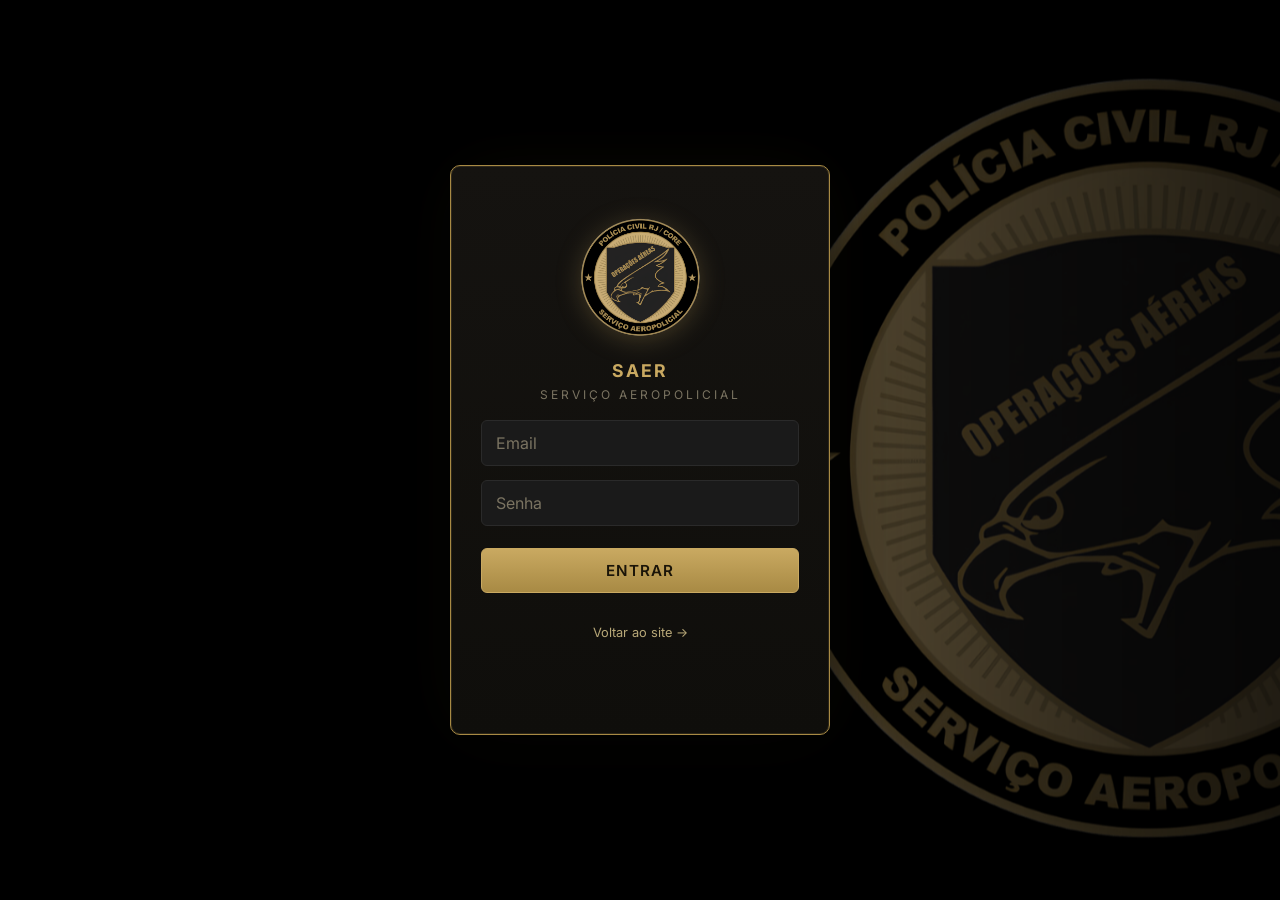
<file: index.html>
<!DOCTYPE html>
<html lang="pt-BR">

<head>
  <meta charset="UTF-8">
  <title>SAER — Painel Administrativo</title>
  <link rel="icon" type="image/png" href="img/favicon.png">
  <link rel="preconnect" href="https://fonts.googleapis.com">
  <link rel="preconnect" href="https://fonts.gstatic.com" crossorigin>
  <link href="https://fonts.googleapis.com/css2?family=Inter:wght@400;500;600;700&display=swap" rel="stylesheet">
  <link rel="stylesheet" href="style.css">
</head>

<body class="login-page">
  <form id="login-form" class="card">
    <img src="img/saer-logo.png" alt="SAER" class="logo">
    <h1>SAER</h1>
    <div class="subtitle">Serviço Aeropolicial</div>
    <input type="email" id="email" placeholder="Email" required>
    <input type="password" id="password" placeholder="Senha" required>
    <button type="submit" style="width:100%">Entrar</button>
    <p style="margin-top:18px; font-size:.8rem;">
      <a href="home.html" style="color:var(--text-dim); text-decoration:none;">
        Voltar ao site →
      </a> 
    </p>
    <p id="msg" class="hint" style="margin-top:14px"></p>
  </form>

  <script type="module">
    import { supabase } from './js/supabase.js';

    const form = document.getElementById('login-form');
    const msg = document.getElementById('msg');

    const { data: { session } } = await supabase.auth.getSession();
    if (session) window.location.href = 'painel.html';

    form.addEventListener('submit', async (e) => {
      e.preventDefault();
      msg.textContent = 'Entrando...';
      const email = document.getElementById('email').value;
      const password = document.getElementById('password').value;

      const { error } = await supabase.auth.signInWithPassword({ email, password });
      if (error) { msg.textContent = 'Erro: ' + error.message; return; }
      window.location.href = 'painel.html';
    });
  </script>
</body>

</html>
</file>
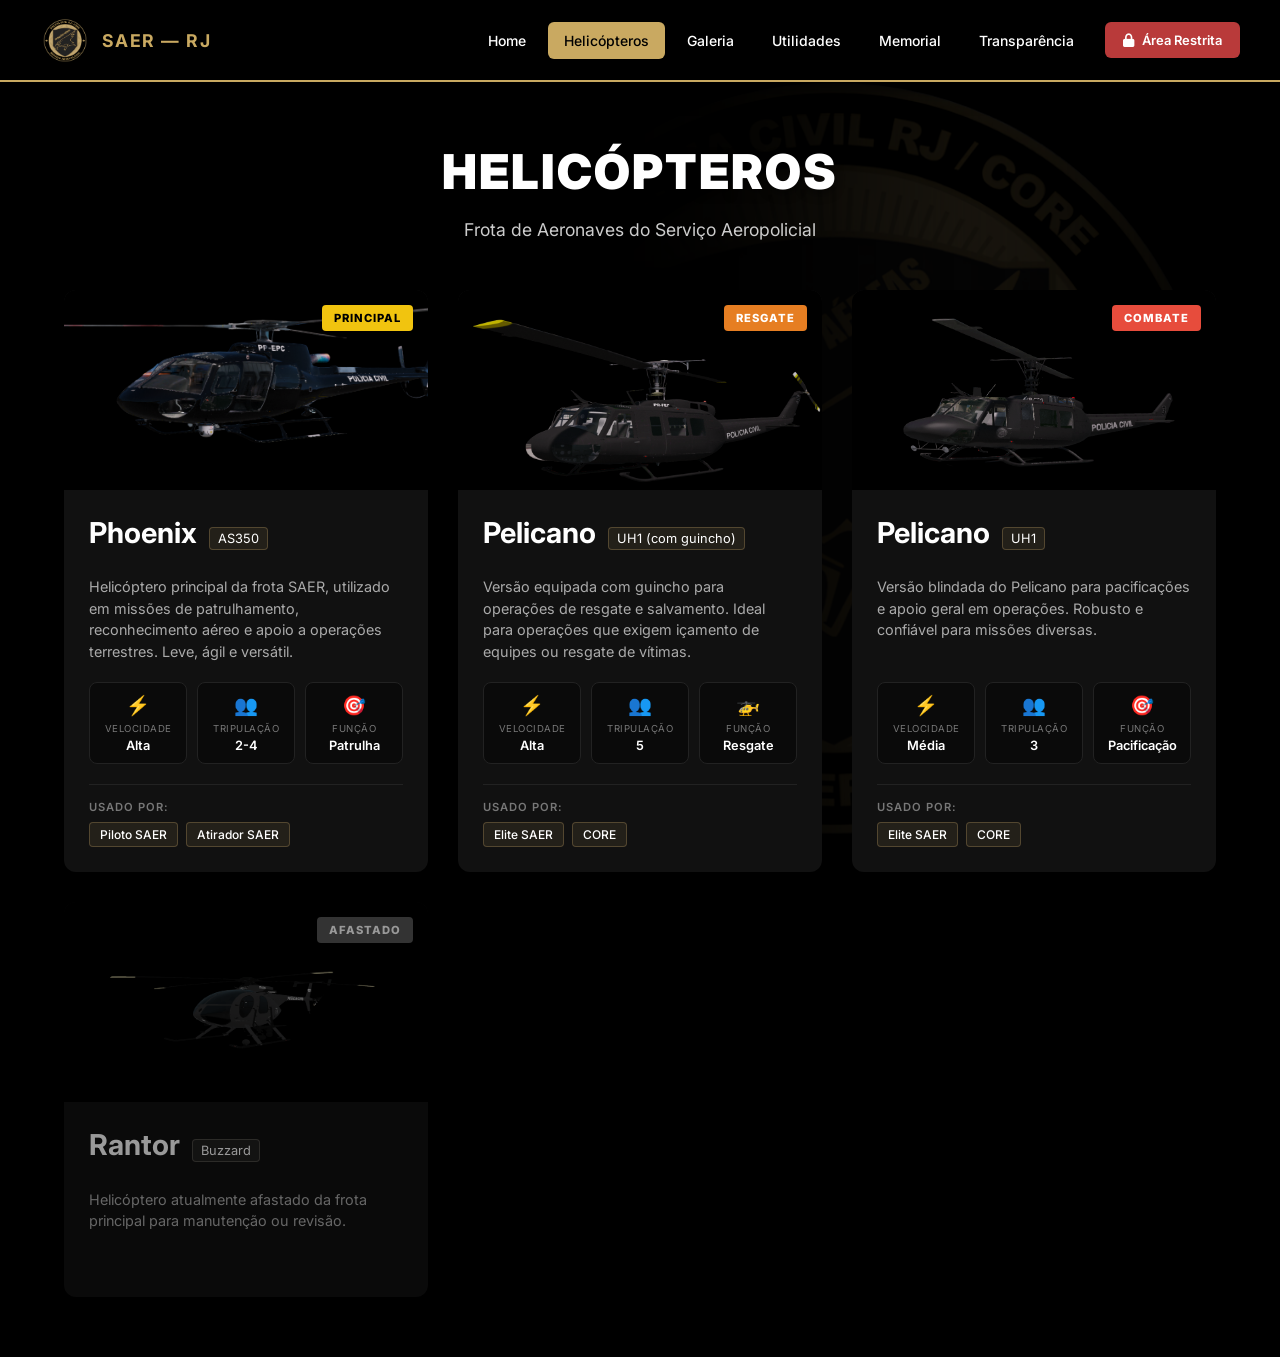
<file: helicopteros.html>
<!DOCTYPE html>
<html lang="pt-BR">

<head>
    <meta charset="UTF-8">
    <meta name="viewport" content="width=device-width, initial-scale=1.0">
    <title>SAER - Helicópteros</title>

    <!-- Fonte Inter (necessária para o CSS novo) -->
    <link rel="preconnect" href="https://fonts.googleapis.com">
    <link rel="preconnect" href="https://fonts.gstatic.com" crossorigin>
    <link href="https://fonts.googleapis.com/css2?family=Inter:wght@400;500;600;700;900&display=swap" rel="stylesheet">

    <!-- Ícones (Essencial para o menu mobile e cadeado) -->
    <link rel="stylesheet" href="https://cdnjs.cloudflare.com/ajax/libs/font-awesome/6.4.0/css/all.min.css">

    <!-- CSS Global (O Rei agora é este) -->
    <link rel="stylesheet" href="css/style.css">

    <!-- CSS Específico desta página (Lembre de renomear para helicopteros.css) -->
    <link rel="stylesheet" href="css/helicopteros.css">

    <link rel="icon" type="image/png" href="img/favicon.png">
</head>

<body class="site-body">

    <!-- HEADER PADRONIZADO -->
    <header>
        <div class="header-container">
            <!-- Logo -->
            <a href="home.html" class="logo">
                <img src="img/saer-logo.png" alt="Logo SAER">
                <span>SAER — RJ</span>
            </a>

            <!-- Menu de Navegação -->
            <nav id="main-nav">
                <ul>
                    <!-- Como tudo está na raiz, os links são diretos -->
                    <li><a href="home.html">Home</a></li>
                    <li><a href="helicopteros.html" class="active">Helicópteros</a></li>
                    <li><a href="galeria.html">Galeria</a></li>
                    <li><a href="utilidades.html">Utilidades</a></li>
                    <li><a href="memorial.html">Memorial</a></li>
                    <li><a href="transparencia.html">Transparência</a></li>
                </ul>
                <!-- Botão Área Restrita -->
                <div class="nav-actions">
                    <a href="index.html" class="btn-login">
                        <i class="fas fa-lock"></i> Área Restrita
                    </a>
                </div>
            </nav>

            <!-- Botão Hamburger -->
            <button class="menu-toggle" id="menu-toggle" aria-label="Abrir menu">
                <i class="fas fa-bars"></i>
            </button>
        </div>
    </header>

    <!-- CONTEÚDO PRINCIPAL -->
    <main class="page-container">

        <!-- CABEÇALHO DA PÁGINA -->
        <section class="helis-header">
            <h1 class="page-title">HELICÓPTEROS</h1>
            <p class="page-subtitle">Frota de Aeronaves do Serviço Aeropolicial</p>
        </section>

        <!-- GRID DE CARDS -->
        <section class="helis-grid">

            <!-- CARD 1: PHOENIX -->
            <article class="helis-card">
                <div class="card-image">
                    <img src="img/heli-phoenix.png" alt="Helicóptero Phoenix">
                    <span class="badge badge-yellow">PRINCIPAL</span>
                </div>
                <div class="card-content">
                    <div class="card-title-row">
                        <h2>Phoenix</h2>
                        <span class="model-tag">AS350</span>
                    </div>
                    <p class="card-desc">Helicóptero principal da frota SAER, utilizado em missões de patrulhamento,
                        reconhecimento aéreo e apoio a operações terrestres. Leve, ágil e versátil.</p>

                    <div class="specs-grid">
                        <div class="spec-item">
                            <span class="spec-icon">⚡</span>
                            <span class="spec-label">Velocidade</span>
                            <span class="spec-value">Alta</span>
                        </div>
                        <div class="spec-item">
                            <span class="spec-icon">👥</span>
                            <span class="spec-label">Tripulação</span>
                            <span class="spec-value">2-4</span>
                        </div>
                        <div class="spec-item">
                            <span class="spec-icon">🎯</span>
                            <span class="spec-label">Função</span>
                            <span class="spec-value">Patrulha</span>
                        </div>
                    </div>

                    <div class="used-by">
                        <span class="used-label">USADO POR:</span>
                        <div class="tags">
                            <span class="tag">Piloto SAER</span>
                            <span class="tag">Atirador SAER</span>
                        </div>
                    </div>
                </div>
            </article>

            <!-- CARD 2: PELICANO (Resgate) -->
            <article class="helis-card">
                <div class="card-image">
                    <img src="img/heli-pelicano.png" alt="Helicóptero Pelicano">
                    <span class="badge badge-orange">RESGATE</span>
                </div>
                <div class="card-content">
                    <div class="card-title-row">
                        <h2>Pelicano</h2>
                        <span class="model-tag">UH1 (com guincho)</span>
                    </div>
                    <p class="card-desc">Versão equipada com guincho para operações de resgate e salvamento. Ideal para
                        operações que exigem içamento de equipes ou resgate de vítimas.</p>

                    <div class="specs-grid">
                        <div class="spec-item">
                            <span class="spec-icon">⚡</span>
                            <span class="spec-label">Velocidade</span>
                            <span class="spec-value">Alta</span>
                        </div>
                        <div class="spec-item">
                            <span class="spec-icon">👥</span>
                            <span class="spec-label">Tripulação</span>
                            <span class="spec-value">5</span>
                        </div>
                        <div class="spec-item">
                            <span class="spec-icon">🚁</span>
                            <span class="spec-label">Função</span>
                            <span class="spec-value">Resgate</span>
                        </div>
                    </div>

                    <div class="used-by">
                        <span class="used-label">USADO POR:</span>
                        <div class="tags">
                            <span class="tag">Elite SAER</span>
                            <span class="tag">CORE</span>
                        </div>
                    </div>
                </div>
            </article>

            <!-- CARD 3: PELICANO (Combate) -->
            <article class="helis-card">
                <div class="card-image">
                    <img src="img/heli-pelicano-combate.png" alt="Helicóptero Pelicano Combate">
                    <span class="badge badge-red">COMBATE</span>
                </div>
                <div class="card-content">
                    <div class="card-title-row">
                        <h2>Pelicano</h2>
                        <span class="model-tag">UH1</span>
                    </div>
                    <p class="card-desc">Versão blindada do Pelicano para pacificações e apoio geral em operações.
                        Robusto e confiável para missões diversas.</p>

                    <div class="specs-grid">
                        <div class="spec-item">
                            <span class="spec-icon">⚡</span>
                            <span class="spec-label">Velocidade</span>
                            <span class="spec-value">Média</span>
                        </div>
                        <div class="spec-item">
                            <span class="spec-icon">👥</span>
                            <span class="spec-label">Tripulação</span>
                            <span class="spec-value">3</span>
                        </div>
                        <div class="spec-item">
                            <span class="spec-icon">🎯</span>
                            <span class="spec-label">Função</span>
                            <span class="spec-value">Pacificação</span>
                        </div>
                    </div>

                    <div class="used-by">
                        <span class="used-label">USADO POR:</span>
                        <div class="tags">
                            <span class="tag">Elite SAER</span>
                            <span class="tag">CORE</span>
                        </div>
                    </div>
                </div>
            </article>

            <!-- CARD 4: RANTOR (Afastado) -->
            <article class="helis-card afastado">
                <div class="card-image">
                    <img src="img/heli-rantor.png" alt="Helicóptero Rantor">
                    <span class="badge badge-dark">AFASTADO</span>
                </div>
                <div class="card-content">
                    <div class="card-title-row">
                        <h2>Rantor</h2>
                        <span class="model-tag">Buzzard</span>
                    </div>
                    <p class="card-desc">Helicóptero atualmente afastado da frota principal para manutenção ou revisão.
                    </p>

                    <div class="specs-grid">
                        <!-- Adicione specs se necessário -->
                    </div>
                </div>
            </article>

        </section>
    </main>

    <!-- Script simples para o menu mobile funcionar -->
    <script>
        const menuToggle = document.getElementById('menu-toggle');
        const mainNav = document.getElementById('main-nav');

        if (menuToggle && mainNav) {
            menuToggle.addEventListener('click', () => {
                mainNav.classList.toggle('open');
            });
        }
    </script>
</body>

</html>
</file>
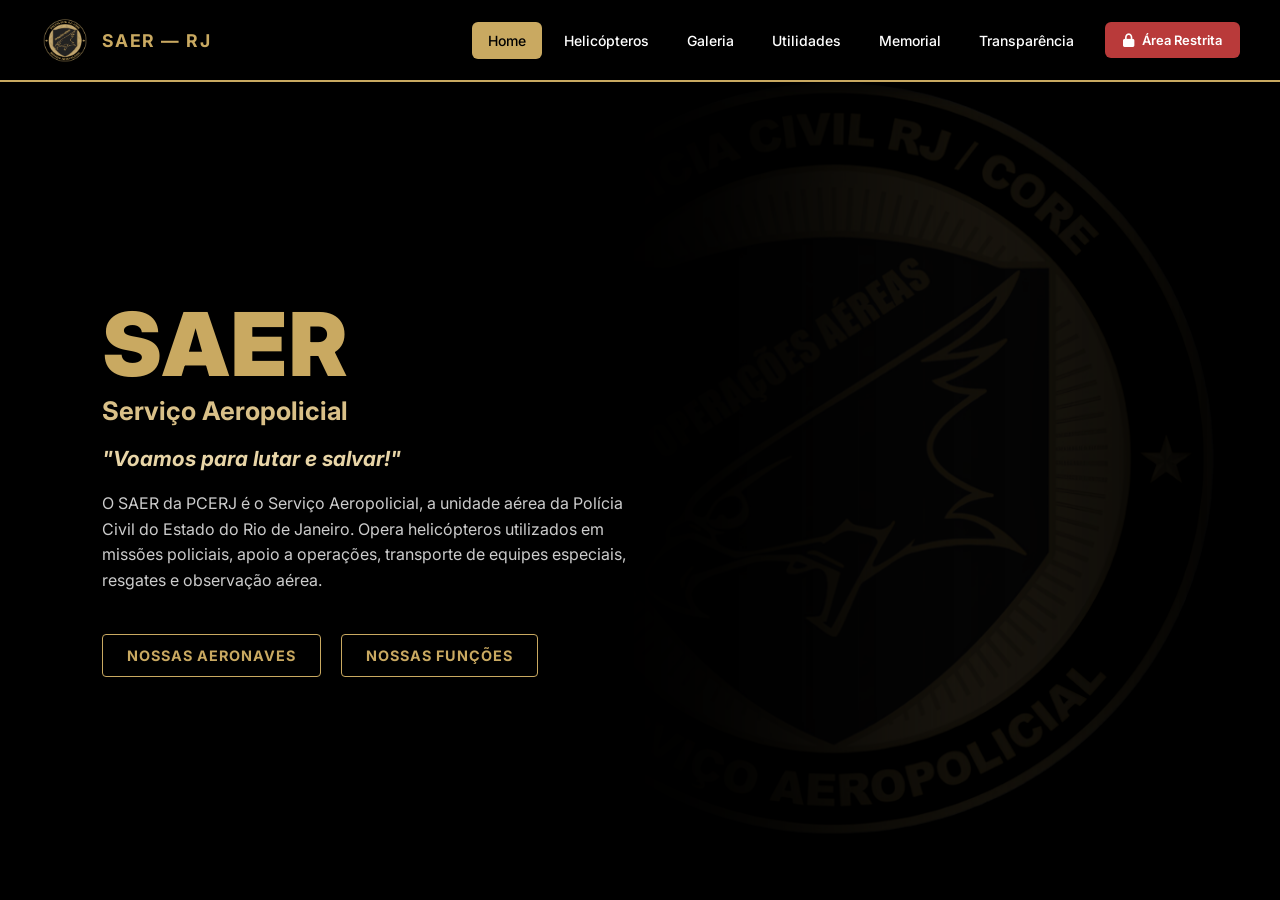
<file: home.html>
<!DOCTYPE html>
<html lang="pt-BR">

<head>
    <meta charset="UTF-8">
    <meta name="viewport" content="width=device-width, initial-scale=1.0">
    <title>SAER - Serviço Aeropolicial</title>

    <!-- Fonte Inter (necessária para o CSS novo) -->
    <link rel="preconnect" href="https://fonts.googleapis.com">
    <link rel="preconnect" href="https://fonts.gstatic.com" crossorigin>
    <link href="https://fonts.googleapis.com/css2?family=Inter:wght@400;500;600;700;900&display=swap" rel="stylesheet">
    
    <!-- Ícones (Opcional, caso use FontAwesome no futuro) -->
    <link rel="stylesheet" href="https://cdnjs.cloudflare.com/ajax/libs/font-awesome/6.4.0/css/all.min.css">

    <!-- CSS Global -->
    <link rel="stylesheet" href="css/style.css">
    <link rel="icon" type="image/png" href="../img/favicon.png">
</head>

<!-- ATENÇÃO: A classe "site-body" é obrigatória para o fundo e layout funcionarem -->
<body class="site-body">

    <!-- HEADER PADRONIZADO (Estrutura exigida pelo novo CSS) -->
    <header>
        <div class="header-container">
            <!-- Logo -->
            <a href="home.html" class="logo">
                <img src="img/favicon.png" alt="Logo SAER">
                <span>SAER — RJ</span>
            </a>

            <!-- Menu de Navegação -->
            <nav id="main-nav">
                <ul>
                    <li><a href="home.html" class="active">Home</a></li>
                    <li><a href="helicopteros.html">Helicópteros</a></li>
                    <li><a href="galeria.html">Galeria</a></li>
                    <li><a href="utilidades.html">Utilidades</a></li>
                    <li><a href="memorial.html">Memorial</a></li>
                    <li><a href="transparencia.html">Transparência</a></li>
                </ul>
                <!-- Botão Área Restrita dentro do nav para mobile -->
                <div class="nav-actions">
                    <a href="index.html" class="btn-login">
                        <i class="fas fa-lock"></i> Área Restrita
                    </a>
                </div>
            </nav>

            <!-- Botão Hamburger (Só aparece no mobile) -->
            <button class="menu-toggle" id="menu-toggle" aria-label="Abrir menu">
                <i class="fas fa-bars"></i>
            </button>
        </div>
    </header>

    <!-- CONTEÚDO DA HOME (HERO) -->
    <main class="hero-container">
        <div class="hero-text">
            <h1 class="hero-title">SAER</h1>
            <h2 class="hero-subtitle">Serviço Aeropolicial</h2>
            <p class="hero-quote">"Voamos para lutar e salvar!"</p>
            <p class="hero-description">
                O SAER da PCERJ é o Serviço Aeropolicial, a unidade aérea da Polícia Civil do Estado do Rio de Janeiro.
                Opera helicópteros utilizados em missões policiais, apoio a operações, transporte de equipes especiais,
                resgates e observação aérea.
            </p>

            <div class="hero-buttons">
                <a href="#" class="btn-outline">NOSSAS AERONAVES</a>
                <a href="#" class="btn-outline">NOSSAS FUNÇÕES</a>
            </div>
        </div>
    </main>

    <!-- Script simples para o menu mobile funcionar -->
    <script>
        const menuToggle = document.getElementById('menu-toggle');
        const mainNav = document.getElementById('main-nav');

        menuToggle.addEventListener('click', () => {
            mainNav.classList.toggle('open');
        });
    </script>
</body>
</html>
</file>
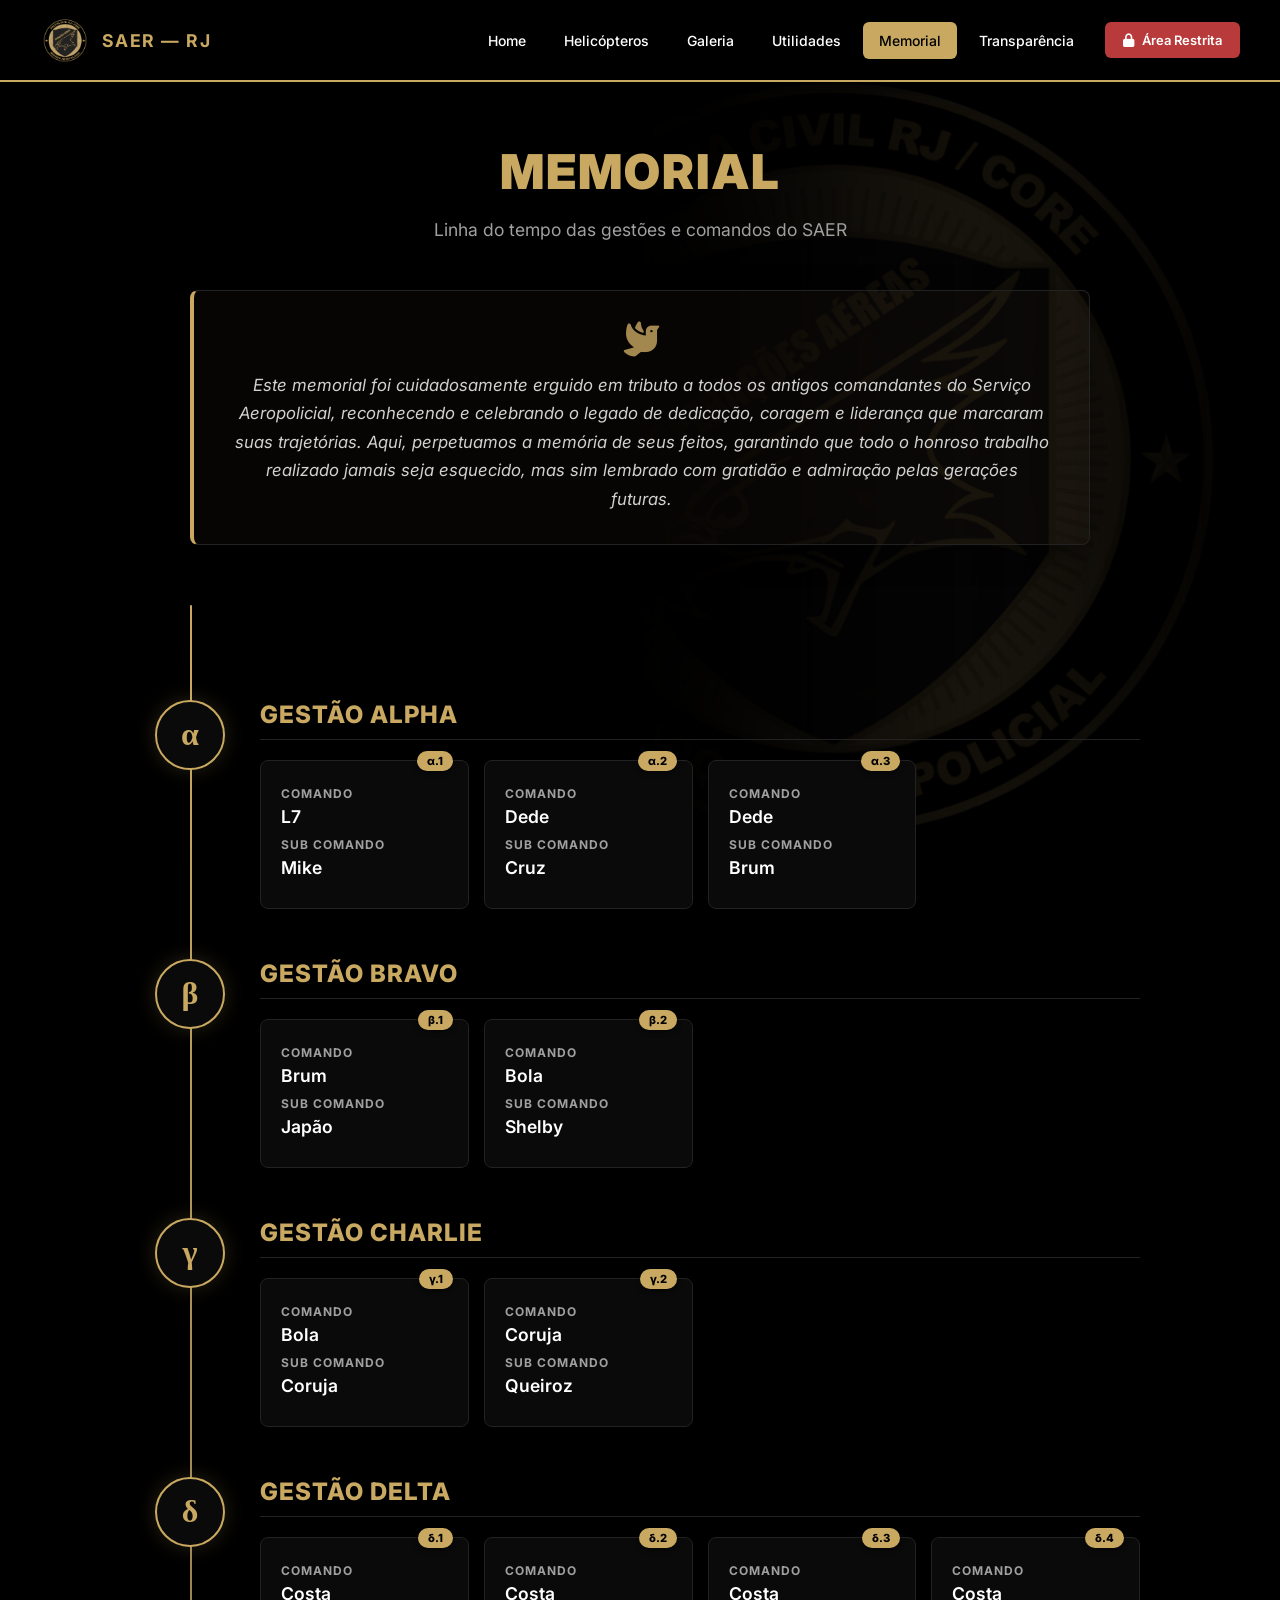
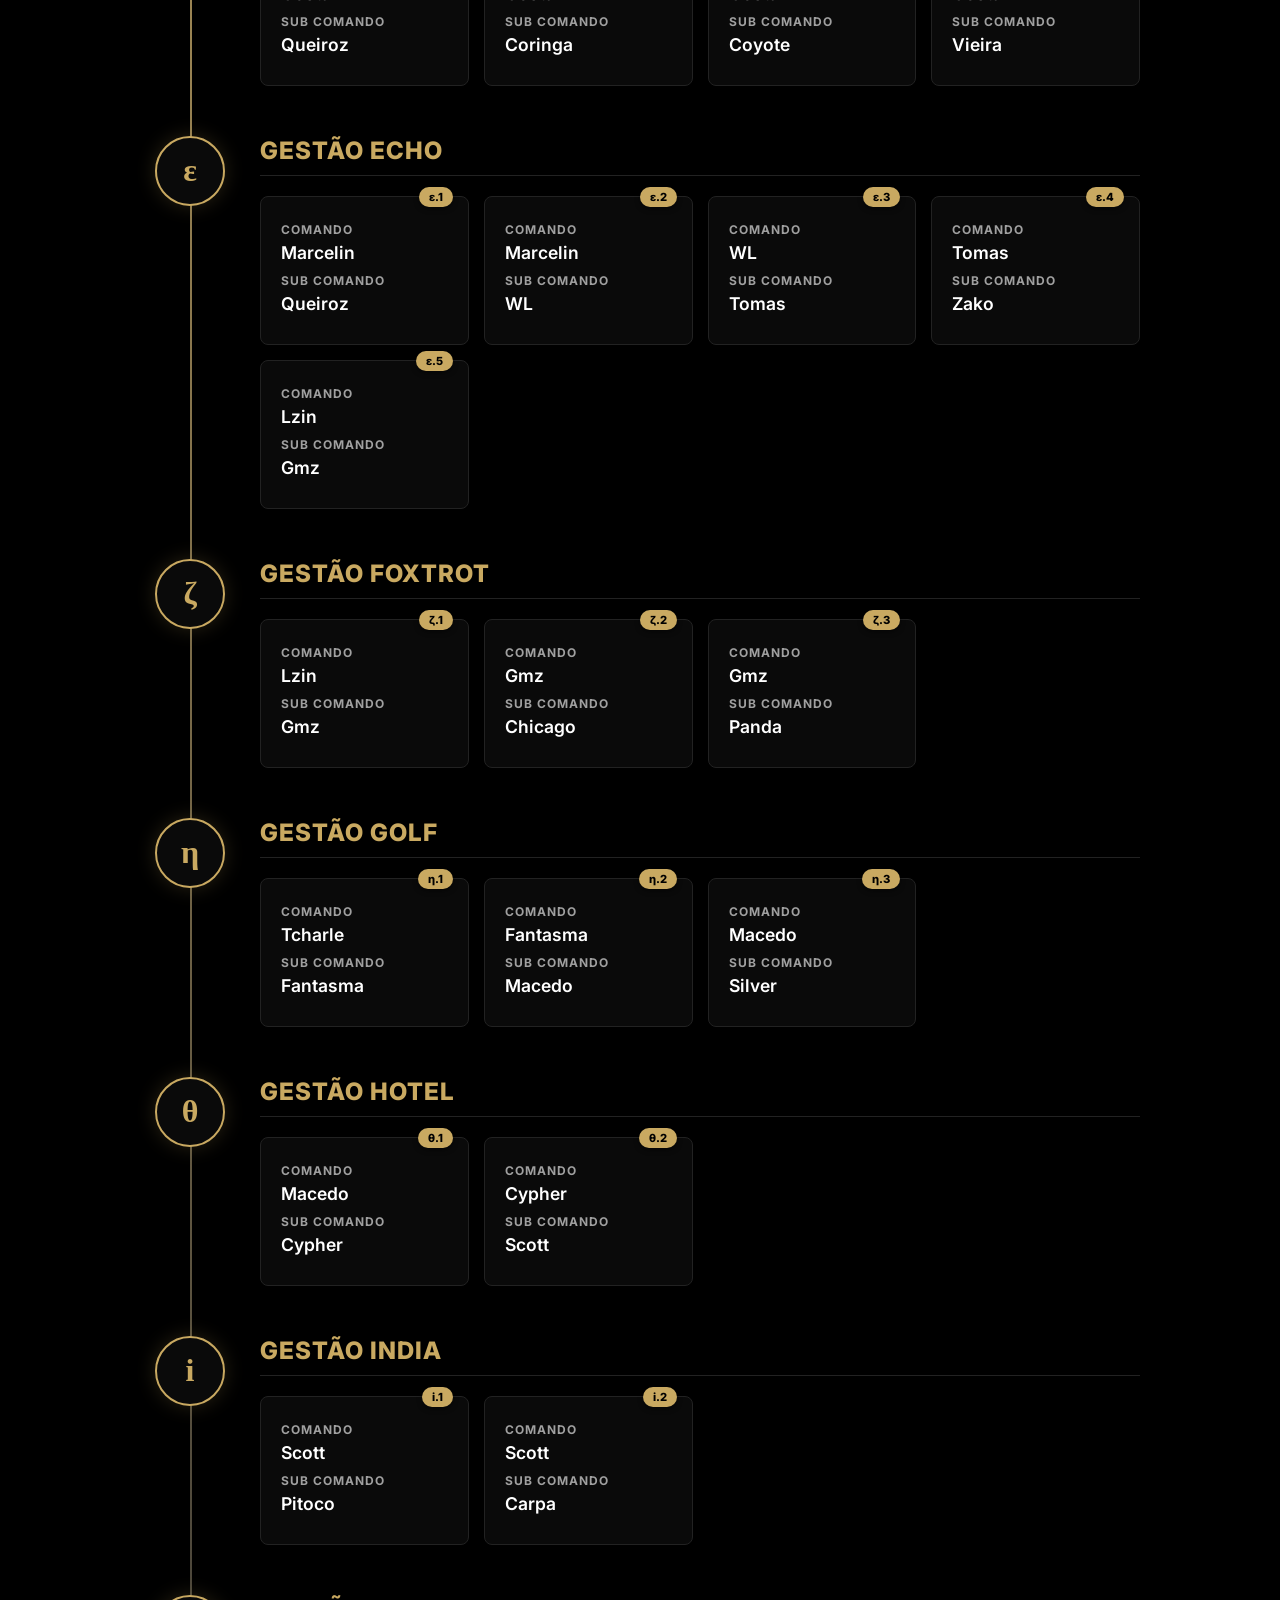
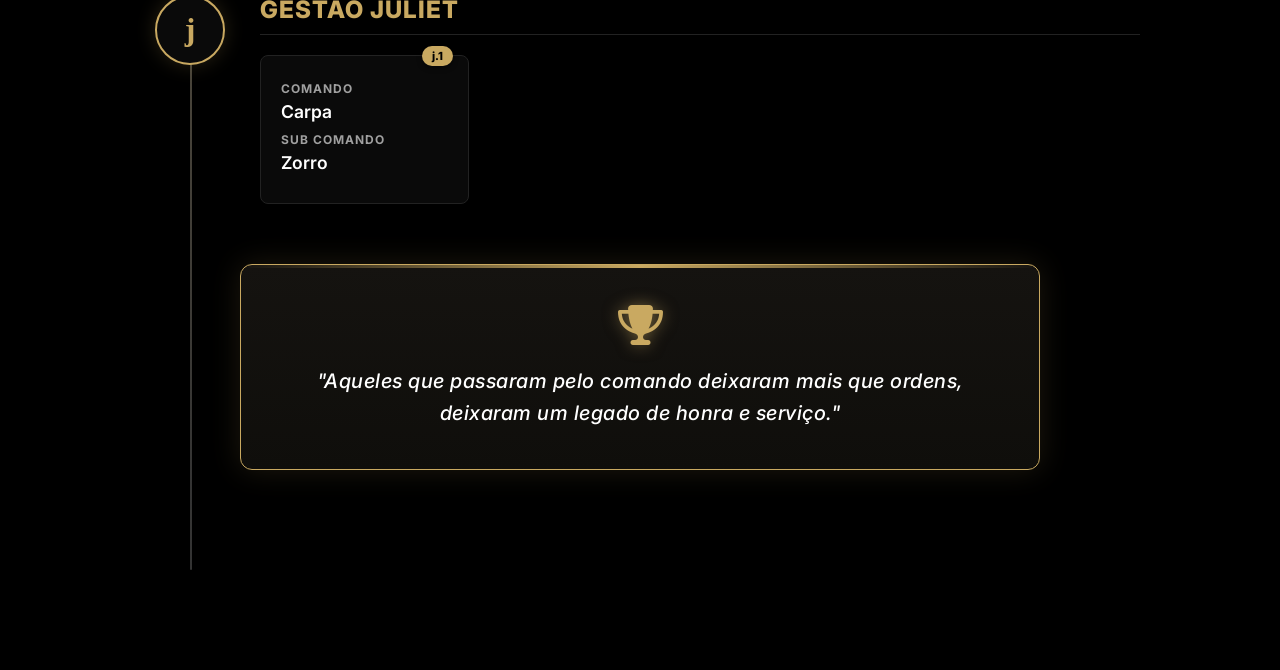
<file: memorial.html>
<!DOCTYPE html>
<html lang="pt-BR">

<head>
    <meta charset="UTF-8">
    <meta name="viewport" content="width=device-width, initial-scale=1.0">
    <title>SAER - Memorial</title>

    <!-- Fonte Inter -->
    <link rel="preconnect" href="https://fonts.googleapis.com">
    <link rel="preconnect" href="https://fonts.gstatic.com" crossorigin>
    <link href="https://fonts.googleapis.com/css2?family=Inter:wght@400;500;600;700;900&display=swap" rel="stylesheet">

    <!-- Ícones FontAwesome -->
    <link rel="stylesheet" href="https://cdnjs.cloudflare.com/ajax/libs/font-awesome/6.4.0/css/all.min.css">

    <!-- CSS Global -->
    <link rel="stylesheet" href="css/style.css">
    <!-- CSS Específico -->
    <link rel="stylesheet" href="css/memorial.css">

    <link rel="icon" type="image/png" href="img/favicon.png">
</head>

<body class="site-body">

    <!-- NAVBAR PADRONIZADA -->
    <header>
        <div class="header-container">
            <a href="home.html" class="logo">
                <img src="img/saer-logo.png" alt="Logo SAER">
                <span>SAER — RJ</span>
            </a>

            <nav id="main-nav">
                <ul>
                    <li><a href="home.html">Home</a></li>
                    <li><a href="helicopteros.html">Helicópteros</a></li>
                    <li><a href="galeria.html">Galeria</a></li>
                    <li><a href="utilidades.html">Utilidades</a></li>
                    <li><a href="memorial.html" class="active">Memorial</a></li>
                    <li><a href="transparencia.html">Transparência</a></li>
                </ul>
                <div class="nav-actions">
                    <a href="index.html" class="btn-login">
                        <i class="fas fa-lock"></i> Área Restrita
                    </a>
                </div>
            </nav>

            <button class="menu-toggle" id="menu-toggle" aria-label="Abrir menu">
                <i class="fas fa-bars"></i>
            </button>
        </div>
    </header>

    <!-- CONTEÚDO PRINCIPAL -->
    <main class="page-container">


        <!-- CABEÇALHO DA PÁGINA -->
        <section class="page-header">
            <h1 class="page-title">MEMORIAL</h1>
            <p class="page-subtitle">Linha do tempo das gestões e comandos do SAER</p>
        </section>

        <!-- 🕊️ MENSAGEM DE ABERTURA -->
        <div class="memorial-intro">
            <i class="fas fa-dove intro-icon"></i>
            <p>Este memorial foi cuidadosamente erguido em tributo a todos os antigos comandantes do Serviço
                Aeropolicial, reconhecendo e celebrando o legado de dedicação, coragem e liderança que marcaram suas
                trajetórias. Aqui, perpetuamos a memória de seus feitos, garantindo que todo o honroso trabalho
                realizado jamais seja esquecido, mas sim lembrado com gratidão e admiração pelas gerações futuras.</p>
        </div>

        <!-- TIMELINE -->
        <div class="timeline">
            <!-- ... (O resto do código das gestões continua aqui) ... -->

            <!-- TIMELINE -->
            <div class="timeline">

                <!-- GESTÃO ALPHA -->
                <div class="timeline-group">
                    <div class="timeline-marker">
                        <span class="greek-letter">α</span>
                    </div>
                    <div class="timeline-content">
                        <h2 class="gestao-title">Gestão Alpha</h2>
                        <div class="gestao-grid">
                            <div class="membro-card">
                                <span class="cargo-label">α.1</span>
                                <h4>Comando</h4>
                                <p>L7</p>
                                <h4>Sub Comando</h4>
                                <p>Mike</p>
                            </div>
                            <div class="membro-card">
                                <span class="cargo-label">α.2</span>
                                <h4>Comando</h4>
                                <p>Dede</p>
                                <h4>Sub Comando</h4>
                                <p>Cruz</p>
                            </div>
                            <div class="membro-card">
                                <span class="cargo-label">α.3</span>
                                <h4>Comando</h4>
                                <p>Dede</p>
                                <h4>Sub Comando</h4>
                                <p>Brum</p>
                            </div>
                        </div>
                    </div>
                </div>

                <!-- GESTÃO BETA -->
                <div class="timeline-group">
                    <div class="timeline-marker">
                        <span class="greek-letter">β</span>
                    </div>
                    <div class="timeline-content">
                        <h2 class="gestao-title">Gestão Bravo</h2>
                        <div class="gestao-grid">
                            <div class="membro-card">
                                <span class="cargo-label">β.1</span>
                                <h4>Comando</h4>
                                <p>Brum</p>
                                <h4>Sub Comando</h4>
                                <p>Japão</p>
                            </div>
                            <div class="membro-card">
                                <span class="cargo-label">β.2</span>
                                <h4>Comando</h4>
                                <p>Bola</p>
                                <h4>Sub Comando</h4>
                                <p>Shelby</p>
                            </div>
                        </div>
                    </div>
                </div>

                <!-- GESTÃO CHARLIE -->
                <div class="timeline-group">
                    <div class="timeline-marker">
                        <span class="greek-letter">γ</span>
                    </div>
                    <div class="timeline-content">
                        <h2 class="gestao-title">Gestão Charlie</h2>
                        <div class="gestao-grid">
                            <div class="membro-card">
                                <span class="cargo-label">γ.1</span>
                                <h4>Comando</h4>
                                <p>Bola</p>
                                <h4>Sub Comando</h4>
                                <p>Coruja</p>
                            </div>
                            <div class="membro-card">
                                <span class="cargo-label">γ.2</span>
                                <h4>Comando</h4>
                                <p>Coruja</p>
                                <h4>Sub Comando</h4>
                                <p>Queiroz</p>
                            </div>
                        </div>
                    </div>
                </div>

                <!-- GESTÃO DELTA -->
                <div class="timeline-group">
                    <div class="timeline-marker">
                        <span class="greek-letter">δ</span>
                    </div>
                    <div class="timeline-content">
                        <h2 class="gestao-title">Gestão Delta</h2>
                        <div class="gestao-grid">
                            <div class="membro-card">
                                <span class="cargo-label">δ.1</span>
                                <h4>Comando</h4>
                                <p>Costa</p>
                                <h4>Sub Comando</h4>
                                <p>Queiroz</p>
                            </div>
                            <div class="membro-card">
                                <span class="cargo-label">δ.2</span>
                                <h4>Comando</h4>
                                <p>Costa</p>
                                <h4>Sub Comando</h4>
                                <p>Coringa</p>
                            </div>
                            <div class="membro-card">
                                <span class="cargo-label">δ.3</span>
                                <h4>Comando</h4>
                                <p>Costa</p>
                                <h4>Sub Comando</h4>
                                <p>Coyote</p>
                            </div>
                            <div class="membro-card">
                                <span class="cargo-label">δ.4</span>
                                <h4>Comando</h4>
                                <p>Costa</p>
                                <h4>Sub Comando</h4>
                                <p>Vieira</p>
                            </div>
                        </div>
                    </div>
                </div>

                <!-- GESTÃO ECHO -->
                <div class="timeline-group">
                    <div class="timeline-marker">
                        <span class="greek-letter">ε</span>
                    </div>
                    <div class="timeline-content">
                        <h2 class="gestao-title">Gestão Echo</h2>
                        <div class="gestao-grid">
                            <div class="membro-card">
                                <span class="cargo-label">ε.1</span>
                                <h4>Comando</h4>
                                <p>Marcelin</p>
                                <h4>Sub Comando</h4>
                                <p>Queiroz</p>
                            </div>
                            <div class="membro-card">
                                <span class="cargo-label">ε.2</span>
                                <h4>Comando</h4>
                                <p>Marcelin</p>
                                <h4>Sub Comando</h4>
                                <p>WL</p>
                            </div>
                            <div class="membro-card">
                                <span class="cargo-label">ε.3</span>
                                <h4>Comando</h4>
                                <p>WL</p>
                                <h4>Sub Comando</h4>
                                <p>Tomas</p>
                            </div>
                            <div class="membro-card">
                                <span class="cargo-label">ε.4</span>
                                <h4>Comando</h4>
                                <p>Tomas</p>
                                <h4>Sub Comando</h4>
                                <p>Zako</p>
                            </div>
                            <div class="membro-card">
                                <span class="cargo-label">ε.5</span>
                                <h4>Comando</h4>
                                <p>Lzin</p>
                                <h4>Sub Comando</h4>
                                <p>Gmz</p>
                            </div>
                        </div>
                    </div>
                </div>

                <!-- GESTÃO FOXTROT -->
                <div class="timeline-group">
                    <div class="timeline-marker">
                        <span class="greek-letter">ζ</span>
                    </div>
                    <div class="timeline-content">
                        <h2 class="gestao-title">Gestão Foxtrot</h2>
                        <div class="gestao-grid">
                            <div class="membro-card">
                                <span class="cargo-label">ζ.1</span>
                                <h4>Comando</h4>
                                <p>Lzin</p>
                                <h4>Sub Comando</h4>
                                <p>Gmz</p>
                            </div>
                            <div class="membro-card">
                                <span class="cargo-label">ζ.2</span>
                                <h4>Comando</h4>
                                <p>Gmz</p>
                                <h4>Sub Comando</h4>
                                <p>Chicago</p>
                            </div>
                            <div class="membro-card">
                                <span class="cargo-label">ζ.3</span>
                                <h4>Comando</h4>
                                <p>Gmz</p>
                                <h4>Sub Comando</h4>
                                <p>Panda</p>
                            </div>
                        </div>
                    </div>
                </div>

                <!-- GESTÃO GOLF -->
                <div class="timeline-group">
                    <div class="timeline-marker">
                        <span class="greek-letter">η</span>
                    </div>
                    <div class="timeline-content">
                        <h2 class="gestao-title">Gestão Golf</h2>
                        <div class="gestao-grid">
                            <div class="membro-card">
                                <span class="cargo-label">η.1</span>
                                <h4>Comando</h4>
                                <p>Tcharle</p>
                                <h4>Sub Comando</h4>
                                <p>Fantasma</p>
                            </div>
                            <div class="membro-card">
                                <span class="cargo-label">η.2</span>
                                <h4>Comando</h4>
                                <p>Fantasma</p>
                                <h4>Sub Comando</h4>
                                <p>Macedo</p>
                            </div>
                            <div class="membro-card">
                                <span class="cargo-label">η.3</span>
                                <h4>Comando</h4>
                                <p>Macedo</p>
                                <h4>Sub Comando</h4>
                                <p>Silver</p>
                            </div>
                        </div>
                    </div>
                </div>

                <!-- GESTÃO HOTEL -->
                <div class="timeline-group">
                    <div class="timeline-marker">
                        <span class="greek-letter">θ</span>
                    </div>
                    <div class="timeline-content">
                        <h2 class="gestao-title">Gestão Hotel</h2>
                        <div class="gestao-grid">
                            <div class="membro-card">
                                <span class="cargo-label">θ.1</span>
                                <h4>Comando</h4>
                                <p>Macedo</p>
                                <h4>Sub Comando</h4>
                                <p>Cypher</p>
                            </div>
                            <div class="membro-card">
                                <span class="cargo-label">θ.2</span>
                                <h4>Comando</h4>
                                <p>Cypher</p>
                                <h4>Sub Comando</h4>
                                <p>Scott</p>
                            </div>
                        </div>
                    </div>
                </div>

                <!-- GESTÃO INDIA -->
                <div class="timeline-group">
                    <div class="timeline-marker">
                        <span class="greek-letter">i</span>
                    </div>
                    <div class="timeline-content">
                        <h2 class="gestao-title">Gestão India</h2>
                        <div class="gestao-grid">
                            <div class="membro-card">
                                <span class="cargo-label">i.1</span>
                                <h4>Comando</h4>
                                <p>Scott</p>
                                <h4>Sub Comando</h4>
                                <p>Pitoco</p>
                            </div>
                            <div class="membro-card">
                                <span class="cargo-label">i.2</span>
                                <h4>Comando</h4>
                                <p>Scott</p>
                                <h4>Sub Comando</h4>
                                <p>Carpa</p>
                            </div>
                        </div>
                    </div>
                </div>

                <!-- GESTÃO JULIET -->
                <div class="timeline-group">
                    <div class="timeline-marker">
                        <span class="greek-letter">j</span>
                    </div>
                    <div class="timeline-content">
                        <h2 class="gestao-title">Gestão Juliet</h2>
                        <div class="gestao-grid">
                            <div class="membro-card">
                                <span class="cargo-label">j.1</span>
                                <h4>Comando</h4>
                                <p>Carpa</p>
                                <h4>Sub Comando</h4>
                                <p>Zorro</p>
                            </div>
                        </div>
                    </div>
                </div>

                <!-- Mensagem Motivacional de Fechamento -->
                <div class="memorial-mensagem">
                    <i class="fas fa-trophy trophy-icon"></i>
                    <p>"Aqueles que passaram pelo comando deixaram mais que ordens, deixaram um legado de honra e
                        serviço."
                    </p>
                </div>

            </div> <!-- Fecha a div .timeline -->
    </main>

    <!-- Script do Menu Mobile -->
    <script>
        const menuToggle = document.getElementById('menu-toggle');
        const mainNav = document.getElementById('main-nav');
        if (menuToggle && mainNav) {
            menuToggle.addEventListener('click', () => {
                mainNav.classList.toggle('open');
            });
        }
    </script>
</body>

</html>
</file>
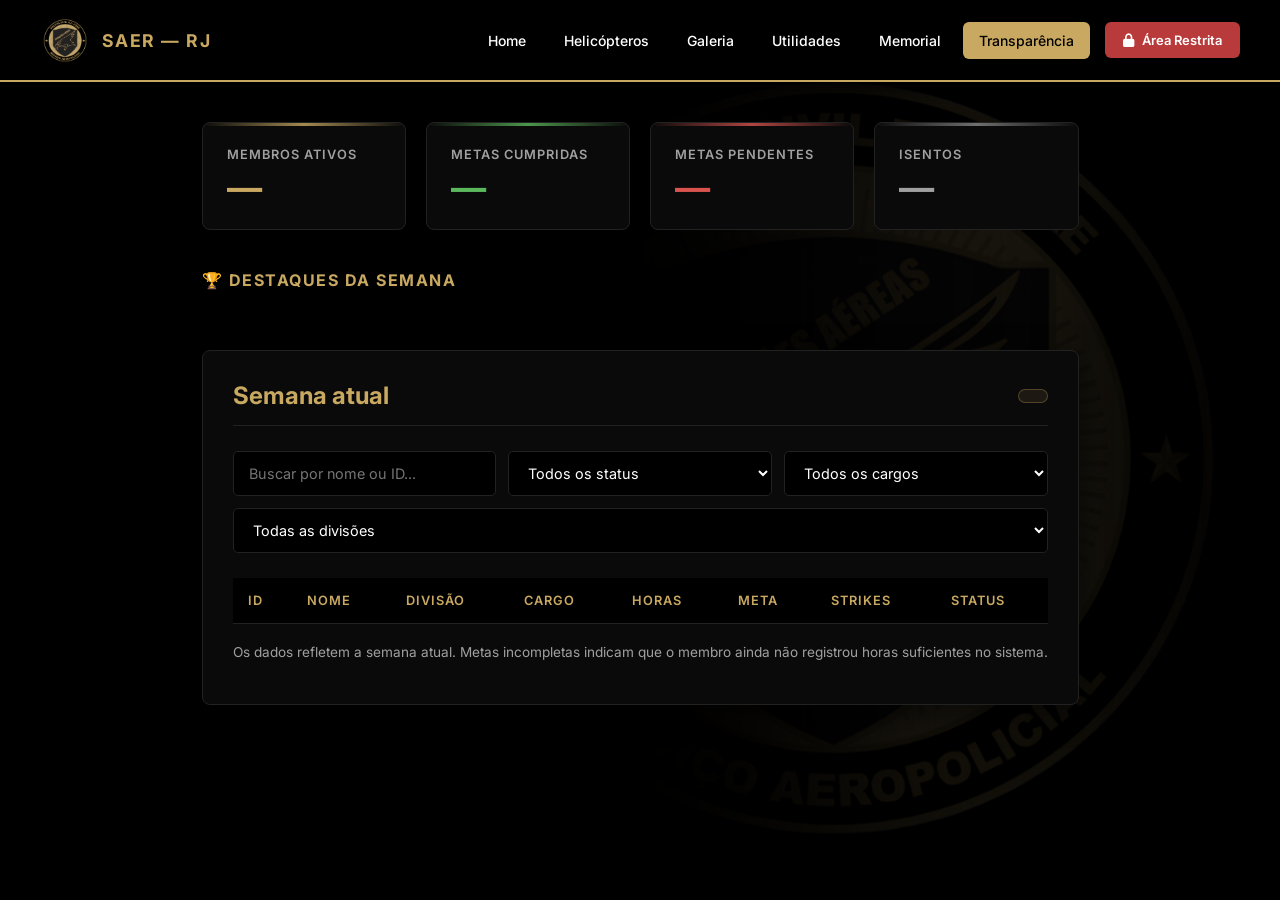
<file: transparencia.html>
<!DOCTYPE html>
<html lang="pt-BR">

<head>
    <meta charset="UTF-8">
    <meta name="viewport" content="width=device-width, initial-scale=1">
    <title>SAER — Portal da Transparência</title>
    <link rel="icon" type="image/png" href="img/favicon.png">

    <!-- Fontes -->
    <link rel="preconnect" href="https://fonts.googleapis.com">
    <link rel="preconnect" href="https://fonts.gstatic.com" crossorigin>
    <link href="https://fonts.googleapis.com/css2?family=Inter:wght@400;500;600;700;900&display=swap" rel="stylesheet">

    <!-- Ícones FontAwesome (Para o menu mobile e cadeado) -->
    <link rel="stylesheet" href="https://cdnjs.cloudflare.com/ajax/libs/font-awesome/6.4.0/css/all.min.css">

    <!-- CSS Global -->
    <link rel="stylesheet" href="css/style.css">
    <!-- CSS Específico da Transparência -->
    <link rel="stylesheet" href="css/transparencia.css">
</head>

<body class="site-body">

    <!-- NAVBAR PADRONIZADA -->
    <header>
        <div class="header-container">
            <!-- Logo -->
            <a href="home.html" class="logo">
                <img src="img/favicon.png" alt="Logo SAER">
                <span>SAER — RJ</span>
            </a>

            <!-- Menu de Navegação -->
            <nav id="main-nav">
                <ul>
                    <li><a href="home.html">Home</a></li>
                    <li><a href="helicopteros.html">Helicópteros</a></li>
                    <li><a href="galeria.html">Galeria</a></li>
                    <li><a href="utilidades.html">Utilidades</a></li>
                    <li><a href="memorial.html">Memorial</a></li>
                    <li><a href="transparencia.html" class="active">Transparência</a></li>
                </ul>
                <!-- Botão Área Restrita dentro do nav para mobile -->
                <div class="nav-actions">
                    <a href="index.html" class="btn-login">
                        <i class="fas fa-lock"></i> Área Restrita
                    </a>
                </div>
            </nav>

            <!-- Botão Hamburger (Só aparece no mobile) -->
            <button class="menu-toggle" id="menu-toggle" aria-label="Abrir menu">
                <i class="fas fa-bars"></i>
            </button>
        </div>
    </header>

    <!-- CONTEÚDO PRINCIPAL -->
    <main class="pub-main">

        <!-- RESUMO -->
        <section class="summary">
            <div class="stat">
                <span class="stat-label">Membros ativos</span>
                <span class="stat-value" id="stat-total">—</span>
            </div>
            <div class="stat ok">
                <span class="stat-label">Metas cumpridas</span>
                <span class="stat-value" id="stat-ok">—</span>
            </div>
            <div class="stat fail">
                <span class="stat-label">Metas pendentes</span>
                <span class="stat-value" id="stat-fail">—</span>
            </div>
            <div class="stat exempt">
                <span class="stat-label">Isentos</span>
                <span class="stat-value" id="stat-exempt">—</span>
            </div>
        </section>

        <!-- TOP 3 DESTAQUES -->
        <section class="top3-section">
            <h2 class="top3-title">🏆 Destaques da Semana</h2>
            <div class="top3-grid" id="top3-grid">
                <!-- preenchido via JS -->
            </div>
        </section>

        <!-- SEMANA -->
        <section class="pub-card">
            <div class="pub-card-head">
                <h2>Semana atual</h2>
                <span id="week-label" class="week-label"></span>
            </div>

            <div class="filters">
                <input type="text" id="search" placeholder="Buscar por nome ou ID...">
                <select id="filter-status">
                    <option value="">Todos os status</option>
                    <option value="ok">Meta cumprida</option>
                    <option value="fail">Meta incompleta</option>
                    <option value="exempt">Isentos</option>
                </select>
                <select id="filter-role">
                    <option value="">Todos os cargos</option>
                    <option value="comandante">Comandante</option>
                    <option value="administrador">Administrador</option>
                    <option value="anjo negro elite">Anjo Negro Elite</option>
                    <option value="anjo negro">Anjo Negro</option>
                </select>
                <select id="filter-division">
                    <option value="">Todas as divisões</option>
                    <option value="pcerj">PCERJ</option>
                    <option value="core">CORE</option>
                </select>
            </div>

            <div class="table-wrap">
                <table id="tbl-public">
                    <thead>
                        <tr>
                            <th>ID</th>
                            <th>Nome</th>
                            <th>Divisão</th>
                            <th>Cargo</th>
                            <th>Horas</th>
                            <th>Meta</th>
                            <th>Strikes</th>
                            <th>Status</th>
                        </tr>
                    </thead>
                    <tbody></tbody>
                </table>
            </div>

            <p class="foot-note">
                Os dados refletem a semana atual. Metas incompletas indicam que o membro
                ainda não registrou horas suficientes no sistema.
            </p>
        </section>

        <!-- DETALHE DE MEMBRO (modal) -->
        <div class="modal-backdrop" id="modal-detail">
            <div class="modal">
                <h3 id="detail-name">Membro</h3>
                <p id="detail-meta" class="detail-line"></p>

                <div class="detail-grid">
                    <div><span>ID</span><strong id="d-id">—</strong></div>
                    <div><span>Divisão</span><strong id="d-division">—</strong></div>
                    <div><span>Cargo</span><strong id="d-role">—</strong></div>
                    <div><span>Strikes</span><strong id="d-strikes">—</strong></div>
                    <div><span>Horas</span><strong id="d-hours">—</strong></div>
                    <div><span>Meta</span><strong id="d-meta">—</strong></div>
                </div>

                <div class="modal-actions">
                    <button id="detail-close" class="ghost">Fechar</button>
                </div>
            </div>
        </div>

    </main>

    <!-- Script do Menu Mobile -->
    <script>
        const menuToggle = document.getElementById('menu-toggle');
        const mainNav = document.getElementById('main-nav');
        if (menuToggle && mainNav) {
            menuToggle.addEventListener('click', () => {
                mainNav.classList.toggle('open');
            });
        }
    </script>

    <!-- Script Específico da Transparência -->
    <script type="module" src="js/tranparencia.js"></script>
</body>

</html>
</file>
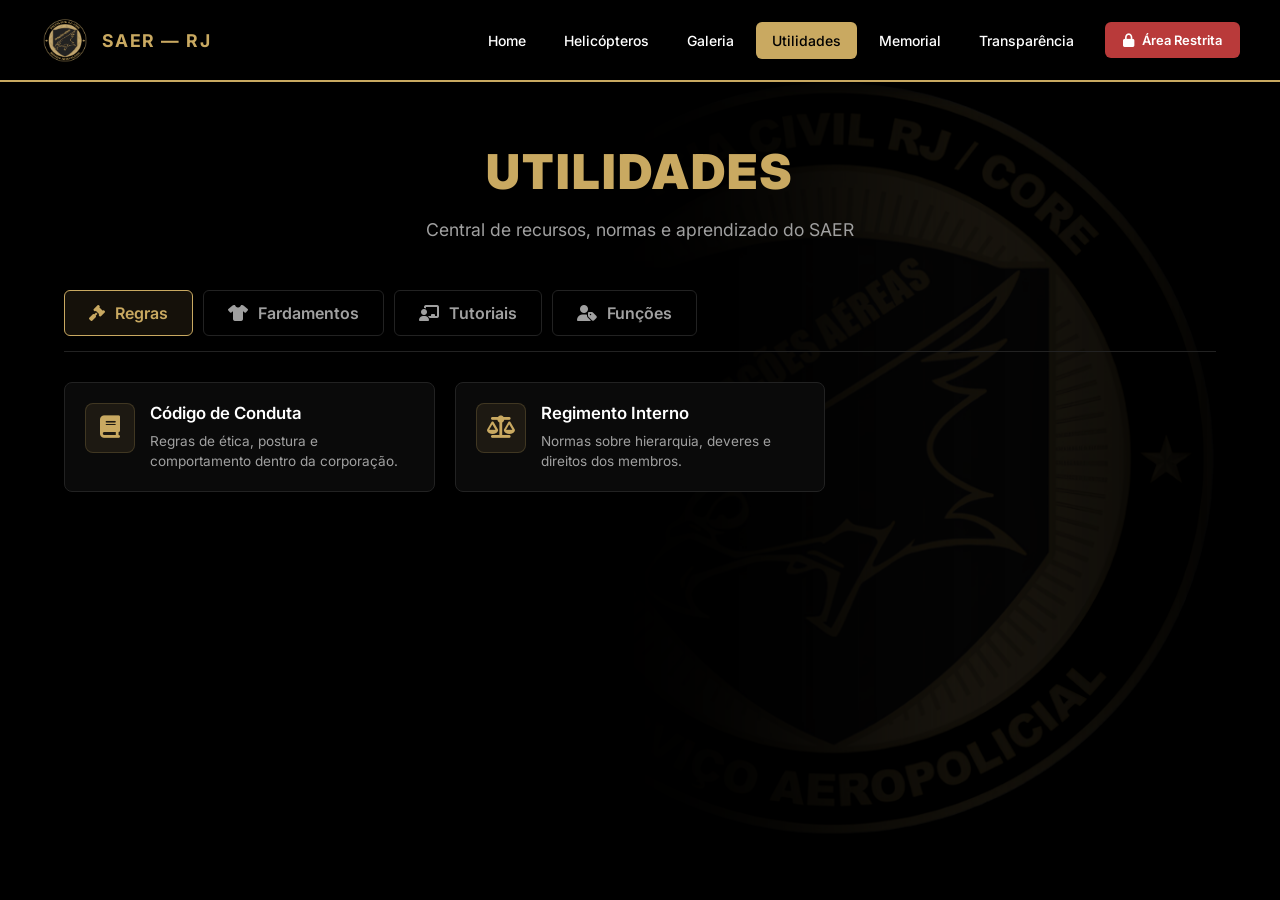
<file: utilidades.html>
<!DOCTYPE html>
<html lang="pt-BR">

<head>
    <meta charset="UTF-8">
    <meta name="viewport" content="width=device-width, initial-scale=1.0">
    <title>SAER - Utilidades</title>

    <!-- Fonte Inter -->
    <link rel="preconnect" href="https://fonts.googleapis.com">
    <link rel="preconnect" href="https://fonts.gstatic.com" crossorigin>
    <link href="https://fonts.googleapis.com/css2?family=Inter:wght@400;500;600;700;900&display=swap" rel="stylesheet">

    <!-- Ícones FontAwesome -->
    <link rel="stylesheet" href="https://cdnjs.cloudflare.com/ajax/libs/font-awesome/6.4.0/css/all.min.css">

    <!-- CSS Global -->
    <link rel="stylesheet" href="css/style.css">
    <!-- CSS Específico -->
    <link rel="stylesheet" href="css/utilidades.css">

    <link rel="icon" type="image/png" href="img/favicon.png">
</head>

<body class="site-body">

    <!-- NAVBAR PADRONIZADA -->
    <header>
        <div class="header-container">
            <a href="home.html" class="logo">
                <img src="img/saer-logo.png" alt="Logo SAER">
                <span>SAER — RJ</span>
            </a>

            <nav id="main-nav">
                <ul>
                    <li><a href="home.html">Home</a></li>
                    <li><a href="helicopteros.html">Helicópteros</a></li>
                    <li><a href="galeria.html">Galeria</a></li>
                    <li><a href="utilidades.html" class="active">Utilidades</a></li>
                    <li><a href="memorial.html">Memorial</a></li>
                    <li><a href="transparencia.html">Transparência</a></li>
                </ul>
                <div class="nav-actions">
                    <a href="index.html" class="btn-login">
                        <i class="fas fa-lock"></i> Área Restrita
                    </a>
                </div>
            </nav>

            <button class="menu-toggle" id="menu-toggle" aria-label="Abrir menu">
                <i class="fas fa-bars"></i>
            </button>
        </div>
    </header>

    <!-- CONTEÚDO PRINCIPAL -->
    <main class="page-container">

        <!-- CABEÇALHO DA PÁGINA -->
        <section class="page-header">
            <h1 class="page-title">UTILIDADES</h1>
            <p class="page-subtitle">Central de recursos, normas e aprendizado do SAER</p>
        </section>

        <!-- SISTEMA DE ABAS PRINCIPAIS -->
        <div class="tabs-container">
            <div class="tabs-nav">
                <button class="tab-btn active" data-target="regras"><i class="fas fa-gavel"></i> Regras</button>
                <button class="tab-btn" data-target="fardamentos"><i class="fas fa-tshirt"></i> Fardamentos</button>
                <button class="tab-btn" data-target="tutoriais"><i class="fas fa-chalkboard-teacher"></i>
                    Tutoriais</button>
                <button class="tab-btn" data-target="funcoes"><i class="fas fa-user-tag"></i> Funções</button>
            </div>

            <!-- ================= ABA: REGRAS ================= -->
            <div class="tab-content active" id="regras">
                <div class="utility-grid">
                    <a href="#" class="utility-card" target="_blank">
                        <div class="utility-icon"><i class="fas fa-book"></i></div>
                        <div class="utility-info">
                            <h3>Código de Conduta</h3>
                            <p>Regras de ética, postura e comportamento dentro da corporação.</p>
                        </div>
                    </a>
                    <a href="#" class="utility-card" target="_blank">
                        <div class="utility-icon"><i class="fas fa-balance-scale"></i></div>
                        <div class="utility-info">
                            <h3>Regimento Interno</h3>
                            <p>Normas sobre hierarquia, deveres e direitos dos membros.</p>
                        </div>
                    </a>
                </div>
            </div>

            <!-- ================= ABA: FARDAMENTOS ================= -->
            <div class="tab-content" id="fardamentos">
                <div class="utility-grid">
                    <a href="#" class="utility-card" target="_blank">
                        <div class="utility-icon"><i class="fas fa-user-shield"></i></div>
                        <div class="utility-info">
                            <h3>Uniforme Operacional</h3>
                            <p>Guia de fardamento para missões diárias e patrulhamento.</p>
                        </div>
                    </a>
                </div>
            </div>

            <!-- ================= ABA: TUTORIAIS ================= -->
            <div class="tab-content" id="tutoriais">

                <!-- Sub-abas de Tutoriais -->
                <div class="sub-tabs-nav">
                    <button class="sub-tab-btn active" data-subtarget="tut-percurso"><i class="fas fa-route"></i>
                        Percurso de Voo</button>
                    <button class="sub-tab-btn" data-subtarget="tut-config"><i class="fas fa-cogs"></i>
                        Configurações</button>
                    <button class="sub-tab-btn" data-subtarget="tut-protocolo"><i class="fas fa-map-signs"></i>
                        Protocolo de Posicionamento</button>
                </div>

                <!-- Sub-conteúdo: PERCURSO DE VOO -->
                <div class="sub-tab-content active" id="tut-percurso">

                    <!-- Card do Vídeo -->
                    <div class="tutorial-card">
                        <div class="tutorial-header">
                            <i class="fas fa-helicopter tutorial-icon"></i>
                            <h2>PERCURSO DE VOO</h2>
                            <p>Aprenda o percurso completo de voo do SAER</p>
                        </div>

                        <!-- Player do YouTube -->
                        <div class="video-container">
                            <iframe src="https://www.youtube.com/embed/2Mly-6RMmwM?si=PW1XqOz6AQ4VYmLP"
                                title="Percurso de Voo SAER" frameborder="0"
                                allow="accelerometer; autoplay; clipboard-write; encrypted-media; gyroscope; picture-in-picture; web-share"
                                allowfullscreen>
                            </iframe>
                        </div>

                        <div class="info-box">
                            <p><i class="fas fa-magic"></i> Assista ao tutorial completo do percurso de voo e aprenda as
                                melhores práticas para pilotar com segurança e eficiência.</p>
                        </div>
                    </div>

                    <!-- ✅ CORRIGIDO: As caixas de Dicas e Avisos agora estão DENTRO da sub-aba -->
                    <div class="tutorial-grid-2" style="margin-top: 20px;">
                        <div class="info-panel">
                            <h3><i class="fas fa-lightbulb"></i> DICAS PARA PILOTOS INICIANTES</h3>
                            <ul class="check-list">
                                <li><i class="fas fa-check"></i> Pratique o percurso em altura elevada primeiro</li>
                                <li><i class="fas fa-check"></i> Mantenha sempre contato com a torre de controle</li>
                                <li><i class="fas fa-check"></i> Verifique o checklist antes de cada decolagem</li>
                                <li><i class="fas fa-check"></i> Treine pousos de emergência regularmente</li>
                            </ul>
                        </div>
                        <div class="info-panel">
                            <h3><i class="fas fa-exclamation-triangle"></i> AVISOS IMPORTANTES</h3>
                            <ul class="check-list">
                                <li><i class="fas fa-check"></i> Nunca desligue o motor em pleno voo</li>
                                <li><i class="fas fa-check"></i> Respeite o teto máximo de cada aeronave</li>
                                <li><i class="fas fa-check"></i> Mantenha distância segura de outras aeronaves</li>
                                <li><i class="fas fa-check"></i> Em caso de pane, comunique imediatamente</li>
                            </ul>
                        </div>
                    </div>

                </div> <!-- Fecha a sub-aba tut-percurso -->



                <!-- Sub-conteúdo: CONFIGURAÇÕES -->
                <div class="sub-tab-content" id="tut-config">
                    <div class="tutorial-card">
                        <div class="tutorial-header">
                            <i class="fas fa-cog tutorial-icon"></i>
                            <h2>CONFIGURAÇÕES RECOMENDADAS</h2>
                            <p>Para Pilotos de Helicóptero</p>
                        </div>

                        <div class="info-box" style="text-align: center; margin-bottom: 30px;">
                            <p>A fim de garantir maior controle, precisão e segurança nas operações aéreas, estas são as
                                melhores configurações de teclas para os pilotos utilizarem em suas aeronaves:</p>
                        </div>

                        <!-- Tabela de Teclas -->
                        <div class="keybinds-list">
                            <div class="keybind-row">
                                <span class="key">L. SHIFT</span> <i class="fas fa-arrow-right"></i> <span
                                    class="action">ACELERAR</span>
                            </div>
                            <div class="keybind-row">
                                <span class="key">L. CTRL</span> <i class="fas fa-arrow-right"></i> <span
                                    class="action">DESACELERAR</span>
                            </div>
                            <div class="keybind-row">
                                <span class="key">A</span> <i class="fas fa-arrow-right"></i> <span
                                    class="action">GUINAR
                                    À ESQUERDA</span>
                            </div>
                            <div class="keybind-row">
                                <span class="key">D</span> <i class="fas fa-arrow-right"></i> <span
                                    class="action">GUINAR
                                    À DIREITA</span>
                            </div>
                            <div class="keybind-row">
                                <span class="key">Mouse Esquerdo</span> <i class="fas fa-arrow-right"></i> <span
                                    class="action">ROLAR PARA A ESQUERDA</span>
                            </div>
                            <div class="keybind-row">
                                <span class="key">Mouse Direito</span> <i class="fas fa-arrow-right"></i> <span
                                    class="action">ROLAR PARA A DIREITA</span>
                            </div>
                            <div class="keybind-row">
                                <span class="key">W</span> <i class="fas fa-arrow-right"></i> <span
                                    class="action">INCLINAR
                                    PARA FRENTE</span>
                            </div>
                            <div class="keybind-row">
                                <span class="key">S</span> <i class="fas fa-arrow-right"></i> <span
                                    class="action">INCLINAR
                                    PARA TRÁS</span>
                            </div>
                        </div>

                        <div class="info-box warning-box" style="margin-top: 20px;">
                            <p><i class="fas fa-info-circle"></i> Essas configurações permitem um voo mais ágil e
                                responsivo, usando <strong>mouse + teclado</strong>.</p>
                        </div>
                    </div>
                </div>

                <!-- Sub-conteúdo: PROTOCOLO DE POSICIONAMENTO -->
                <div class="sub-tab-content" id="tut-protocolo">
                    <div class="tutorial-card">
                        <div class="tutorial-header">
                            <i class="fas fa-map-signs tutorial-icon"></i>
                            <h2>Protocolo de Posicionamento S.A.E.R</h2>
                            <p>Manual de Pilotagem e Direção</p>
                        </div>

                        <div class="info-box" style="text-align: center; margin-bottom: 30px;">
                            <p>O Manual de Pilotagem e Direção é fundamental para todos os pilotos de helicóptero em
                                operações de patrulhamento, garantindo eficiência e precisão em cada ação realizada.</p>
                        </div>

                        <h3 style="color: var(--dourado); text-align: center; margin-bottom: 20px;"><i
                                class="fas fa-bullseye"></i> Importância do Protocolo</h3>

                        <div class="tutorial-grid-3">
                            <div class="info-panel small">
                                <h4>Segurança</h4>
                                <p>Define diretrizes claras de posicionamento da aeronave em diferentes cenários,
                                    protegendo pilotos, tripulação e demais envolvidos.</p>
                            </div>
                            <div class="info-panel small">
                                <h4>Eficiência</h4>
                                <p>Permite manobras mais ágeis e seguras, reduzindo riscos e aumentando a eficácia das
                                    operações.</p>
                            </div>
                            <div class="info-panel small">
                                <h4>Decisão Rápida</h4>
                                <p>Em situações dinâmicas, o protocolo orienta o piloto a agir com rapidez e
                                    assertividade.</p>
                            </div>
                            <div class="info-panel small">
                                <h4>Orientação Visual</h4>
                                <p>O uso de esquemas e ilustrações facilita o aprendizado e a correta execução durante
                                    treinamentos.</p>
                            </div>
                            <div class="info-panel small">
                                <h4>Treinamento</h4>
                                <p>Serve como base sólida para novos pilotos, padronizando práticas recomendadas.</p>
                            </div>
                        </div>

                        <div class="tutorial-grid-2" style="margin-top: 40px;">
                            <div class="info-panel">
                                <h3 style="text-align: center;"><i class="fas fa-compass"></i> Esquema de Posicionamento
                                </h3>
                                <div style="text-align: center; margin-top: 20px;">
                                    <h4 style="color: var(--dourado); font-size: 1.5rem;">PROTOCOLO
                                        DE<br>POSICIONAMENTO<br>S.A.E.R</h4>
                                </div>
                                <ul class="check-list" style="margin-top: 20px;">
                                    <li><i class="fas fa-clock"></i> Sempre use o formato de relógio (12h, 3h, 6h,
                                        9h...) para indicar a posição da aeronave.</li>
                                    <li><i class="fas fa-plane"></i> O piloto deve apontar a ponta do helicóptero para a
                                        hora indicada, seguindo o sentido horário.</li>
                                    <li><i class="fas fa-shield-alt"></i> Isso garante visibilidade máxima, controle
                                        seguro e patrulhamento eficiente.</li>
                                </ul>
                                <p
                                    style="text-align: center; color: var(--dourado); font-weight: bold; margin-top: 20px;">
                                    A AERONAVE DEVE SEMPRE SEGUIR ESSE PADRÃO DURANTE AS OPERAÇÕES.</p>
                            </div>

                            <div class="info-panel"
                                style="display: flex; flex-direction: column; align-items: center; justify-content: center;">
                                <h3 style="text-align: center; margin-bottom: 15px;"><i class="fas fa-book-open"></i>
                                    Manual de Pilotagem</h3>
                                <!-- Substitua pela imagem real do manual -->
                                <img src="img/protocolodeposi.png" alt="Manual"
                                    style="width: 100%; border-radius: 8px;">
                            </div>
                        </div>

                        <div class="info-box warning-box" style="margin-top: 40px;">
                            <h3 style="color: var(--dourado); text-align: center; margin-bottom: 10px;"><i
                                    class="fas fa-check-circle"></i> Conclusão</h3>
                            <p style="text-align: center;">O Protocolo de Posicionamento S.A.E.R é um instrumento
                                essencial para a aviação tática, garantindo operações mais seguras, organizadas e
                                eficazes. Segui-lo é preservar vidas e assegurar o sucesso das missões.</p>
                        </div>

                    </div>
                </div>

            </div>

            <!-- ================= ABA: FUNÇÕES ================= -->
            <div class="tab-content" id="funcoes">
                <!-- Sub-abas de Funções -->
                <div class="sub-tabs-nav">
                    <button class="sub-tab-btn active" data-subtarget="piloto"><i class="fas fa-plane"></i> Piloto
                        SAER</button>
                    <button class="sub-tab-btn" data-subtarget="atirador"><i class="fas fa-crosshairs"></i> Atirador
                        SAER</button>
                    <button class="sub-tab-btn" data-subtarget="elite"><i class="fas fa-star"></i> Elite SAER</button>
                    <button class="sub-tab-btn" data-subtarget="admin"><i class="fas fa-cog"></i> Administrador</button>
                    <button class="sub-tab-btn" data-subtarget="comando"><i class="fas fa-crown"></i> Comando
                        SAER</button>
                </div>

                <!-- Sub-conteúdo: PILOTO -->
                <div class="sub-tab-content active" id="piloto">
                    <div class="funcao-card">
                        <h2 class="funcao-title">PILOTO SAER</h2>
                        <h4 class="funcao-desc-title">Descrição</h4>
                        <p class="funcao-desc">O piloto do SAER é responsável por prestar o apoio aéreo, visual aéreo em
                            perseguições e ganhar experiência no grupamento.</p>
                        <div class="funcao-grid">
                            <div class="funcao-box">
                                <h5>REQUISITOS</h5>
                                <ul>
                                    <li>Saber pilotar helicóptero</li>
                                    <li>Fazer o concurso</li>
                                    <li>Ter boa modulação e comunicação</li>
                                </ul>
                            </div>
                            <div class="funcao-box">
                                <h5>RESPONSABILIDADES</h5>
                                <ul>
                                    <li>Pilotar helicópteros</li>
                                    <li>Ajudar os atiradores a cumprir a meta</li>
                                    <li>Treinar e se dedicar ao grupamento</li>
                                </ul>
                            </div>
                            <div class="funcao-box">
                                <h5>EQUIPAMENTOS</h5>
                                <ul>
                                    <li>Armamento de acordo com a patente</li>
                                    <li>Rádio</li>
                                    <li>Rapel</li>
                                </ul>
                            </div>
                            <div class="funcao-box">
                                <h5>ESPECIALIZAÇÕES</h5>
                                <ul>
                                    <li>Pilotar helicoptero</li>
                                    <li>Resgate em favelas</li>
                                    <li>Operações de alto risco</li>
                                </ul>
                            </div>
                        </div>
                    </div>
                </div>

                <!-- Sub-conteúdo: ATIRADOR -->
                <div class="sub-tab-content" id="atirador">
                    <div class="funcao-card">
                        <h2 class="funcao-title">ATIRADOR SAER</h2>
                        <h4 class="funcao-desc-title">Descrição</h4>
                        <p class="funcao-desc">O Atirador SAER é o especialista em tiro embarcado, responsável pela
                            cobertura aérea e engajamento de alvos durante operações policiais e situações de alto
                            risco.</p>
                        <div class="funcao-grid">
                            <div class="funcao-box">
                                <h5>REQUISITOS</h5>
                                <ul>
                                    <li>Ter noção de tiro</li>
                                    <li>Fazer o concurso</li>
                                    <li>Ter boa modulação e comunicação</li>
                                </ul>
                            </div>
                            <div class="funcao-box">
                                <h5>RESPONSABILIDADES</h5>
                                <ul>
                                    <li>Ajudar manter a cidade em segurança</li>
                                    <li>Fazer protocolos de voo</li>
                                    <li>Prestar QRR em QRU</li>
                                </ul>
                            </div>
                            <div class="funcao-box">
                                <h5>ARMAMENTOS</h5>
                                <ul>
                                    <li>Armamento de acordo com a patente</li>
                                    <li>Rádio</li>
                                    <li>Rapel</li>
                                </ul>
                            </div>
                            <div class="funcao-box">
                                <h5>ESPECIALIZAÇÕES</h5>
                                <ul>
                                    <li>Atirar de longas distâncias com precisão</li>
                                    <li>Modulação em protocolo de voo</li>
                                    <li>Comunicação em horas</li>
                                </ul>
                            </div>
                        </div>
                    </div>
                </div>

                <!-- Sub-conteúdo: ELITE -->
                <div class="sub-tab-content" id="elite">
                    <div class="funcao-card">
                        <h2 class="funcao-title">ELITE SAER</h2>
                        <h4 class="funcao-desc-title">Descrição</h4>
                        <p class="funcao-desc">A Elite SAER é composta pelos operadores mais experientes e capacitados,
                            selecionados para as missões de maior complexidade e risco.</p>
                        <div class="funcao-grid">
                            <div class="funcao-box">
                                <h5>REQUISITOS</h5>
                                <ul>
                                    <li>Todas as certificações SAER</li>
                                    <li>Ser ativo no grupamento</li>
                                    <li>Avaliação de desempenho superior</li>
                                </ul>
                            </div>
                            <div class="funcao-box">
                                <h5>RESPONSABILIDADES</h5>
                                <ul>
                                    <li>Ajudar os pilotos e atiradores</li>
                                    <li>Treinamento de novos operadores</li>
                                    <li>Prestar QRRs de alto risco</li>
                                </ul>
                            </div>
                            <div class="funcao-box">
                                <h5>CAPACITAÇÕES</h5>
                                <ul>
                                    <li>Operações especiais avançadas</li>
                                    <li>Pilotar helicopteros de forma avançada</li>
                                    <li>Realizar protocolos de voo sozinho</li>
                                </ul>
                            </div>
                            <div class="funcao-box">
                                <h5>DIFERENCIAIS</h5>
                                <ul>
                                    <li>Cargo de Elite no grupamento</li>
                                    <li>Prioridade em pacificação e incursão</li>
                                    <li>Reconhecimento na matriz</li>
                                </ul>
                            </div>
                        </div>
                    </div>
                </div>

                <!-- Sub-conteúdo: ADMINISTRADOR -->
                <div class="sub-tab-content" id="admin">
                    <div class="funcao-card">
                        <h2 class="funcao-title">ADMINISTRADOR SAER</h2>
                        <h4 class="funcao-desc-title">Descrição</h4>
                        <p class="funcao-desc">O Administrador SAER gerencia toda a estrutura administrativa, logística
                            e operacional da unidade, garantindo que todos os recursos estejam disponíveis.</p>
                        <div class="funcao-grid">
                            <div class="funcao-box">
                                <h5>REQUISITOS</h5>
                                <ul>
                                    <li>Ser ativo no grupamento</li>
                                    <li>Ajudar nos concursos SAER</li>
                                    <li>Ser piloto e atirador de elite</li>
                                </ul>
                            </div>
                            <div class="funcao-box">
                                <h5>RESPONSABILIDADES</h5>
                                <ul>
                                    <li>Monitorar os membros</li>
                                    <li>Fazer o controle de metas</li>
                                    <li>Administrar o bate ponto</li>
                                </ul>
                            </div>
                            <div class="funcao-box">
                                <h5>ÁREAS</h5>
                                <ul>
                                    <li>Bate-ponto</li>
                                    <li>Organização de fardamentos</li>
                                    <li>Treinamentos e concursos</li>
                                </ul>
                            </div>
                            <div class="funcao-box">
                                <h5>ESPECIALIZAÇÕES</h5>
                                <ul>
                                    <li>Conhecimento sobre o SAER</li>
                                    <li>Planilhas administrativas</li>
                                    <li>Auxílio em treinamentos</li>
                                </ul>
                            </div>
                        </div>
                    </div>
                </div>

                <!-- Sub-conteúdo: COMANDO -->
                <div class="sub-tab-content" id="comando">
                    <div class="funcao-card">
                        <h2 class="funcao-title">COMANDO SAER</h2>
                        <h4 class="funcao-desc-title">Descrição</h4>
                        <p class="funcao-desc">O Comando SAER é responsável pela liderança estratégica da unidade,
                            tomando decisões críticas e coordenando todas as operações aéreas da Polícia Civil do RJ.
                        </p>
                        <div class="funcao-grid">
                            <div class="funcao-box">
                                <h5>REQUISITOS</h5>
                                <ul>
                                    <li>Ser indicado e nomeado por algum Delegado</li>
                                    <li>Experiência em aviação policial</li>
                                    <li>Liderança comprovada</li>
                                </ul>
                            </div>
                            <div class="funcao-box">
                                <h5>RESPONSABILIDADES</h5>
                                <ul>
                                    <li>Comando geral da unidade</li>
                                    <li>Autoriza treinamentos e concursos</li>
                                    <li>Solicita a licitação do SAER</li>
                                </ul>
                            </div>
                            <div class="funcao-box">
                                <h5>ESTRUTURA</h5>
                                <ul>
                                    <li>Comandante</li>
                                    <li>Subcomandante</li>
                                    <li>Administrador</li>
                                </ul>
                            </div>
                            <div class="funcao-box">
                                <h5>ESPECIALIZAÇÕES</h5>
                                <ul>
                                    <li>Pilotar e atirar em operações de alto risco</li>
                                    <li>Treinamentos de operações especiais</li>
                                    <li>Representação institucional</li>
                                </ul>
                            </div>
                        </div>
                    </div>
                </div>
            </div>

        </div>

    </main>

    <!-- Script do Menu Mobile e das Abas -->
    <script>
        // Menu Mobile
        const menuToggle = document.getElementById('menu-toggle');
        const mainNav = document.getElementById('main-nav');
        if (menuToggle && mainNav) {
            menuToggle.addEventListener('click', () => { mainNav.classList.toggle('open'); });
        }

        // Lógica das Abas Principais
        const tabBtns = document.querySelectorAll('.tab-btn');
        const tabContents = document.querySelectorAll('.tab-content');
        tabBtns.forEach(btn => {
            btn.addEventListener('click', () => {
                tabBtns.forEach(b => b.classList.remove('active'));
                tabContents.forEach(c => c.classList.remove('active'));
                btn.classList.add('active');
                document.getElementById(btn.getAttribute('data-target')).classList.add('active');
            });
        });

        // Lógica das Sub-abas (Serve tanto para Funções quanto para Tutoriais)
        const subTabBtns = document.querySelectorAll('.sub-tab-btn');
        const subTabContents = document.querySelectorAll('.sub-tab-content');
        subTabBtns.forEach(btn => {
            btn.addEventListener('click', () => {
                // Encontra o container pai (a aba principal ativa) para não fechar abas de outras seções
                const parentTab = btn.closest('.tab-content');

                // Remove active apenas dos botões e conteúdos DENTRO desta aba principal
                parentTab.querySelectorAll('.sub-tab-btn').forEach(b => b.classList.remove('active'));
                parentTab.querySelectorAll('.sub-tab-content').forEach(c => c.classList.remove('active'));

                // Ativa o botão clicado e o conteúdo correspondente
                btn.classList.add('active');
                parentTab.querySelector('#' + btn.getAttribute('data-subtarget')).classList.add('active');
            });
        });
    </script>
</body>

</html>
</file>
<file: style.css>
/* =========================================================
   PALETA SAER
   ========================================================= */
:root {
  --bg: #0a0a0a;
  --bg-card: #121212;
  --bg-input: #1a1a1a;
  --bg-hover: #1f1d18;
  --border: #2a2a2a;
  --border-soft: #1f1f1f;

  --text: #e8e4d8;
  --text-dim: #b8a878;
  --text-muted: #7a7361;

  --gold: #c9a961;
  --gold-dark: #a88a44;
  --gold-soft: #d9c088;

  --danger: #b93a3a;
  --danger-hover: #8f2b2b;
  --warn: #c9892e;
  --success: #7ba05b;
}

/* =========================================================
   RESET
   ========================================================= */
* {
  box-sizing: border-box;
  font-family: 'Inter', system-ui, -apple-system, sans-serif;
  transition: background-color .15s ease, color .15s ease, border-color .15s ease;
}

body {
  margin: 0;
  background: black;
  background-image: url(/img/bgSAER2.png);
  /* background-size: none; */
  background-repeat: no-repeat;
  background-position: center;
  color: var(--text);
  min-height: 100vh;
}

/* =========================================================
   LOGIN
   ========================================================= */
.login-page {
  display: flex;
  align-items: center;
  justify-content: center;
  min-height: 100vh;
  padding: 20px;
}

.login-page .card {
  width: 380px;
  text-align: center;
  padding: 40px 30px;
  background: linear-gradient(180deg, #151310 0%, #0f0e0b 100%);
  border: 1px solid var(--gold-dark);
  box-shadow:
    0 0 0 1px rgba(201, 169, 97, .15) inset,
    0 20px 60px rgba(0, 0, 0, .7),
    0 0 80px rgba(201, 169, 97, .05);
}

.login-page .logo {
  width: 140px;
  height: 140px;
  margin: 0 auto 20px;
  display: block;
  filter: drop-shadow(0 4px 12px rgba(201, 169, 97, .25));
}

.login-page h1 {
  font-size: 1.1rem;
  margin: 0 0 6px;
  color: var(--gold);
  letter-spacing: 2px;
  text-transform: uppercase;
  font-weight: 700;
}

.login-page .subtitle {
  font-size: .75rem;
  color: var(--text-muted);
  letter-spacing: 3px;
  text-transform: uppercase;
  margin-bottom: 28px;
}

/* =========================================================
   CARDS
   ========================================================= */
.card {
  background: var(--bg-card);
  padding: 22px;
  border-radius: 10px;
  margin: 16px;
  border: 1px solid var(--border);
  box-shadow: 0 4px 20px rgba(0, 0, 0, .4);
}

h2 {
  font-size: .85rem;
  margin: 0 0 14px;
  color: var(--gold);
  letter-spacing: 1.5px;
  text-transform: uppercase;
  font-weight: 600;
}

/* =========================================================
   CARD HEAD (título + busca + botão zerar semana)
   ========================================================= */
.card-head {
  display: flex;
  justify-content: space-between;
  align-items: center;
  gap: 12px;
  margin-bottom: 10px;
  flex-wrap: wrap;
}

.card-head h2 {
  margin: 0;
}

.card-head-actions {
  display: flex;
  align-items: center;
  gap: 8px;
  flex: 1 1 auto;
  justify-content: flex-end;
}

.card-head-actions input {
  flex: 1 1 auto;
  max-width: 320px;
  margin: 0;
}

.card-head-actions button {
  white-space: nowrap;
}

/* =========================================================
   INPUTS
   ========================================================= */
input,
select,
textarea {
  font: inherit;
  padding: 10px 12px;
  border-radius: 6px;
  border: 1px solid var(--border);
  background: var(--bg-input);
  color: var(--text);
  margin: 4px 4px 4px 0;
  outline: none;
}

input:focus,
select:focus,
textarea:focus {
  border-color: var(--gold);
  box-shadow: 0 0 0 2px rgba(201, 169, 97, .15);
}

input::placeholder,
textarea::placeholder {
  color: var(--text-muted);
}

select option {
  background: var(--bg-input);
  color: var(--text);
}

/* =========================================================
   BOTÕES
   ========================================================= */
button {
  font: inherit;
  font-weight: 500;
  padding: 9px 16px;
  border-radius: 6px;
  border: 1px solid var(--gold);
  background: linear-gradient(180deg, var(--gold) 0%, var(--gold-dark) 100%);
  color: #1a1408;
  cursor: pointer;
  letter-spacing: .3px;
  transition: transform .08s ease, filter .15s ease, box-shadow .15s ease;
}

button:hover {
  filter: brightness(1.1);
  box-shadow: 0 4px 14px rgba(201, 169, 97, .25);
}

button:active {
  transform: scale(.97);
}

button:disabled {
  opacity: .5;
  cursor: not-allowed;
  filter: grayscale(.3);
}

button.sm {
  padding: 4px 9px;
  font-size: .78rem;
}

button.ghost {
  background: transparent;
  border: 1px solid var(--border);
  color: var(--text-dim);
}

button.ghost:hover {
  background: var(--bg-hover);
  border-color: var(--gold-dark);
  color: var(--gold);
  box-shadow: none;
}

button.warn {
  background: linear-gradient(180deg, var(--warn) 0%, #9a6820 100%);
  border-color: var(--warn);
  color: #fff;
}

button.warn:hover {
  box-shadow: 0 4px 14px rgba(201, 137, 46, .3);
}

button.danger {
  background: linear-gradient(180deg, var(--danger) 0%, var(--danger-hover) 100%);
  border-color: var(--danger);
  color: #fff;
}

button.danger:hover {
  box-shadow: 0 4px 14px rgba(185, 58, 58, .3);
}

/* =========================================================
   HEADER
   ========================================================= */
header {
  display: flex;
  justify-content: space-between;
  align-items: center;
  padding: 14px 24px;
  background: linear-gradient(180deg, #15130e 0%, #0d0c09 100%);
  border-bottom: 1px solid var(--gold-dark);
  box-shadow: 0 4px 20px rgba(0, 0, 0, .5);
  position: sticky;
  top: 0;
  z-index: 40;
}

header .brand {
  display: flex;
  align-items: center;
  gap: 14px;
}

header .brand img {
  width: 48px;
  height: 48px;
  filter: drop-shadow(0 2px 6px rgba(201, 169, 97, .35));
}

header .brand-text h1 {
  font-size: .95rem;
  margin: 0;
  color: var(--gold);
  letter-spacing: 2px;
  text-transform: uppercase;
  font-weight: 700;
}

header .brand-text span {
  font-size: .65rem;
  color: var(--text-muted);
  letter-spacing: 3px;
  text-transform: uppercase;
}

/* =========================================================
   TABELA
   ========================================================= */
table {
  width: 100%;
  border-collapse: collapse;
  margin-top: 10px;
  font-size: .88rem;
}

th,
td {
  padding: 10px 8px;
  text-align: left;
  border-bottom: 1px solid var(--border-soft);
}

th {
  color: var(--gold);
  font-weight: 600;
  font-size: .72rem;
  text-transform: uppercase;
  letter-spacing: 1.5px;
  border-bottom: 1px solid var(--gold-dark);
}

#tbl-members tbody tr {
  transition: background-color .15s ease, opacity .2s ease, transform .2s ease;
}

#tbl-members tbody tr:hover {
  background: var(--bg-hover);
}

#tbl-members tbody tr.removing {
  opacity: 0;
  transform: translateX(-10px);
}

.ok {
  color: var(--success);
  font-weight: 500;
}

.fail {
  color: var(--danger);
  font-weight: 500;
}

.exempt {
  color: var(--text-muted);
  font-style: italic;
}

.btn-row {
  display: flex;
  gap: 4px;
  flex-wrap: wrap;
}

/* =========================================================
   HINTS / MENSAGENS
   ========================================================= */
.hint {
  font-size: .82rem;
  color: var(--text-muted);
  line-height: 1.6;
}

.hint code {
  color: var(--gold-soft);
  font-size: .78rem;
  background: rgba(201, 169, 97, .08);
  padding: 2px 6px;
  border-radius: 4px;
  border: 1px solid rgba(201, 169, 97, .15);
}

#process-msg {
  font-size: .85rem;
  color: var(--gold-soft);
  min-height: 1em;
  margin-top: 8px;
}

/* =========================================================
   MODAIS
   ========================================================= */
.modal-backdrop {
  position: fixed;
  inset: 0;
  background: rgba(0, 0, 0, .7);
  backdrop-filter: blur(4px);
  display: flex;
  align-items: center;
  justify-content: center;
  opacity: 0;
  pointer-events: none;
  z-index: 50;
  transition: opacity .2s ease;
}

.modal-backdrop.open {
  opacity: 1;
  pointer-events: auto;
}

.modal {
  background: linear-gradient(180deg, #151310 0%, #0f0e0b 100%);
  border-radius: 10px;
  padding: 24px;
  width: min(460px, 92vw);
  border: 1px solid var(--gold-dark);
  box-shadow:
    0 0 0 1px rgba(201, 169, 97, .1) inset,
    0 20px 60px rgba(0, 0, 0, .8);
  transform: translateY(10px) scale(.97);
  transition: transform .2s ease;
}

.modal-backdrop.open .modal {
  transform: translateY(0) scale(1);
}

.modal h3 {
  margin: 0 0 10px;
  font-size: .95rem;
  color: var(--gold);
  letter-spacing: 1.5px;
  text-transform: uppercase;
}

.modal p {
  margin: 0 0 14px;
  color: var(--text-dim);
  font-size: .88rem;
}

.modal textarea,
.modal input,
.modal select {
  width: 100%;
  resize: vertical;
  margin-bottom: 12px;
}

.modal-actions {
  display: flex;
  justify-content: flex-end;
  gap: 8px;
  margin-top: 4px;
}

.modal ul#history-list {
  list-style: none;
  padding: 0;
  margin: 0 0 12px;
  max-height: 320px;
  overflow-y: auto;
}

.modal ul#history-list li {
  padding: 10px 12px;
  border-radius: 6px;
  background: var(--bg-input);
  margin-bottom: 6px;
  font-size: .85rem;
  border-left: 3px solid var(--warn);
  color: var(--text);
}

.modal ul#history-list li .date {
  color: var(--text-muted);
  font-size: .72rem;
  display: block;
  margin-top: 4px;
}

.modal ul#history-list li .empty {
  color: var(--text-muted);
  font-style: italic;
}

/* =========================================================
   TOASTS
   ========================================================= */
#toasts {
  position: fixed;
  bottom: 24px;
  right: 24px;
  display: flex;
  flex-direction: column;
  gap: 10px;
  z-index: 100;
}

.toast {
  background: #1a1813;
  color: var(--text);
  padding: 12px 16px;
  border-radius: 8px;
  font-size: .85rem;
  min-width: 240px;
  border-left: 3px solid var(--gold);
  box-shadow: 0 8px 30px rgba(0, 0, 0, .6);
  transform: translateX(20px);
  opacity: 0;
  animation: toast-in .28s cubic-bezier(.2, .9, .3, 1.2) forwards;
}

.toast.success {
  border-color: var(--success);
}

.toast.error {
  border-color: var(--danger);
}

.toast.fade {
  animation: toast-out .25s forwards;
}

@keyframes toast-in {
  to {
    transform: translateX(0);
    opacity: 1;
  }
}

@keyframes toast-out {
  to {
    transform: translateX(20px);
    opacity: 0;
  }
}

/* Scrollbar personalizada (Webkit) */
::-webkit-scrollbar {
  width: 10px;
  height: 10px;
}

::-webkit-scrollbar-track {
  background: var(--bg);
}

::-webkit-scrollbar-thumb {
  background: var(--border);
  border-radius: 4px;
}

::-webkit-scrollbar-thumb:hover {
  background: var(--gold-dark);
}

/* =========================================================
   LOGIN — ajustes de espaçamento
   ========================================================= */
.login-page .card {
  display: flex;
  flex-direction: column;
  gap: 14px;
}

.login-page .card input,
.login-page .card button {
  margin: 0;
  width: 100%;
}

.login-page .card input {
  padding: 12px 14px;
}

.login-page .card button {
  margin-top: 8px;
  padding: 12px 16px;
  font-size: .95rem;
  letter-spacing: 1px;
  text-transform: uppercase;
  font-weight: 600;
}

.login-page h1 {
  margin-bottom: 0;
}

.login-page .subtitle {
  margin-top: -8px;
  margin-bottom: 4px;
}

.login-page .logo {
  margin-bottom: 0;
}

/* =========================================================
   AJUSTE DE HORAS
   ========================================================= */
.field-label {
  display: block;
  font-size: .7rem;
  color: var(--text-muted);
  letter-spacing: 1.5px;
  text-transform: uppercase;
  margin-bottom: 6px;
}

.toggle-group {
  display: flex;
  gap: 6px;
  margin-bottom: 14px;
}

.toggle-group .toggle {
  flex: 1;
  padding: 10px;
  background: var(--bg-input);
  border: 1px solid var(--border);
  color: var(--text-muted);
  border-radius: 6px;
  cursor: pointer;
  font-size: .85rem;
  font-weight: 600;
  transition: all .15s ease;
}

.toggle-group .toggle:hover {
  border-color: var(--gold-dark);
  color: var(--gold-soft);
}

.toggle-group .toggle.active {
  background: linear-gradient(180deg, var(--gold) 0%, var(--gold-dark) 100%);
  border-color: var(--gold);
  color: #1a1408;
}

.toggle-group .toggle[data-mode="remove"].active {
  background: linear-gradient(180deg, var(--danger) 0%, var(--danger-hover) 100%);
  border-color: var(--danger);
  color: #fff;
}

/* Histórico de ajustes */
.modal ul#adj-history-list {
  list-style: none;
  padding: 0;
  margin: 0 0 12px;
  max-height: 320px;
  overflow-y: auto;
}

.modal ul#adj-history-list li {
  padding: 10px 12px;
  border-radius: 6px;
  background: var(--bg-input);
  margin-bottom: 6px;
  font-size: .85rem;
  border-left: 3px solid var(--gold);
}

.modal ul#adj-history-list li.negative {
  border-left-color: var(--danger);
}

.modal ul#adj-history-list li .amount {
  font-weight: 700;
  color: var(--success);
}

.modal ul#adj-history-list li.negative .amount {
  color: var(--danger);
}

.modal ul#adj-history-list li .date {
  color: var(--text-muted);
  font-size: .72rem;
  display: block;
  margin-top: 4px;
}

.modal ul#adj-history-list li .empty {
  color: var(--text-muted);
  font-style: italic;
}

/* =========================================================
   ZERAR SEMANA (modal)
   ========================================================= */
#modal-reset-week .modal h3 {
  color: var(--danger);
}

#modal-reset-week .modal p strong {
  color: var(--gold);
}

#modal-reset-week input#reset-confirm-input {
  font-family: monospace;
  letter-spacing: 2px;
  text-transform: uppercase;
  text-align: center;
  font-weight: 700;
}

#modal-reset-week input#reset-confirm-input:focus {
  border-color: var(--danger);
  box-shadow: 0 0 0 2px rgba(185, 58, 58, .15);
}

/* =========================================================
   RESPONSIVO
   ========================================================= */
@media (max-width: 700px) {
  .card {
    margin: 10px;
    padding: 16px;
  }

  .card-head {
    flex-direction: column;
    align-items: stretch;
  }

  .card-head-actions {
    flex-direction: column;
    align-items: stretch;
  }

  .card-head-actions input,
  .card-head-actions button {
    max-width: 100%;
    width: 100%;
  }

  header {
    padding: 12px 14px;
  }

  header .brand-text h1 {
    font-size: .85rem;
  }

  table {
    font-size: .8rem;
  }

  th,
  td {
    padding: 8px 6px;
  }
}

/* ============ GERADOR DE LICITAÇÃO (módulo isolado) ============ */
.licitacao {
  --lic-gold: #c9ad78;
  --lic-panel: #151515;
  --lic-line: #2a2a2a;
}

.licitacao label {
  display: block;
  font-size: 13px;
  color: #aaa;
  margin: 12px 0 6px;
}

.licitacao textarea,
.licitacao input[type="text"] {
  width: 100%;
  background: #0d0d0d;
  color: #eee;
  border: 1px solid #333;
  border-radius: 6px;
  padding: 8px;
  font: 13px/1.45 Consolas, monospace;
}

.licitacao textarea {
  resize: vertical;
  height: 190px;
}

.licitacao-grid {
  display: grid;
  grid-template-columns: 420px 1fr;
  gap: 24px;
  align-items: start;
  margin-top: 12px;
}

@media (max-width: 1000px) {
  .licitacao-grid {
    grid-template-columns: 1fr;
  }
}

.licitacao-panel {
  background: var(--lic-panel);
  border: 1px solid var(--lic-line);
  border-radius: 10px;
  padding: 16px;
}

.lic-row3 {
  display: grid;
  grid-template-columns: 1fr 1fr 1fr;
  gap: 8px;
}

.lic-chk {
  display: flex;
  gap: 8px;
  align-items: center;
  margin-top: 12px;
  font-size: 13px;
  color: #ccc;
}

.lic-btns {
  display: flex;
  gap: 10px;
  margin-top: 16px;
  flex-wrap: wrap;
}

.lic-btns button {
  background: var(--lic-gold);
  color: #111;
  border: 0;
  border-radius: 6px;
  padding: 10px 16px;
  font-weight: 700;
  cursor: pointer;
}

.lic-btns button.ghost {
  background: #2a2a2a;
  color: #eee;
}

.lic-msg {
  font-size: 12px;
  color: #aaa;
  margin-top: 10px;
  min-height: 16px;
}

.lic-msg.err {
  color: #ff8a80;
}

.licitacao-preview canvas {
  width: 100%;
  height: auto;
  border: 1px solid var(--lic-line);
  border-radius: 8px;
  background: #000;
  display: block;
}

/* ============ GERADOR DE LICITAÇÃO (módulo isolado) ============ */
.licitacao {
  --lic-gold: #c9ad78;
  --lic-panel: #151515;
  --lic-line: #2a2a2a;
  margin-top: 24px;
}

.licitacao label {
  display: block;
  font-size: 13px;
  color: #aaa;
  margin: 12px 0 6px;
}

.licitacao textarea,
.licitacao input[type="text"] {
  width: 100%;
  background: #0d0d0d;
  color: #eee;
  border: 1px solid #333;
  border-radius: 6px;
  padding: 8px;
  font: 13px/1.45 Consolas, monospace;
  box-sizing: border-box;
  /* Impede que o padding estoure a largura */
}

.licitacao textarea {
  resize: vertical;
  height: 190px;
}

.licitacao-grid {
  display: grid;
  grid-template-columns: 420px minmax(0, 1fr);
  /* O minmax(0,1fr) impede que o canvas quebre a tela */
  gap: 24px;
  align-items: start;
  margin-top: 12px;
}

@media (max-width: 1000px) {
  .licitacao-grid {
    grid-template-columns: 1fr;
  }
}

.licitacao-panel {
  background: var(--lic-panel);
  border: 1px solid var(--lic-line);
  border-radius: 10px;
  padding: 16px;
  display: flex;
  flex-direction: column;
  /* Organiza os itens em coluna */
  gap: 8px;
  /* Espaçamento entre os itens */
}

/* Reseta as margens dos labels dentro do painel para usar o gap */
.licitacao-panel label {
  margin: 8px 0 0 0;
}

.lic-row3 {
  display: grid;
  grid-template-columns: 1fr 1fr 1fr;
  gap: 8px;
}

.lic-chk {
  display: flex;
  gap: 8px;
  align-items: center;
  margin-top: 12px;
  font-size: 13px;
  color: #ccc;
}

.lic-btns {
  display: flex;
  gap: 10px;
  margin-top: 16px;
  flex-wrap: wrap;
}

.lic-btns button {
  background: var(--lic-gold);
  color: #111;
  border: 0;
  border-radius: 6px;
  padding: 10px 16px;
  font-weight: 700;
  cursor: pointer;
  font-family: inherit;
}

.lic-btns button.ghost {
  background: #2a2a2a;
  color: #eee;
}

.lic-msg {
  font-size: 12px;
  color: #aaa;
  margin-top: 10px;
  min-height: 16px;
}

.lic-msg.err {
  color: #ff8a80;
}

/* Deixa o canvas responsivo para não estourar a tela */
.licitacao-preview {
  width: 100%;
  overflow: hidden;
  /* Garante que nada vaze */
}

.licitacao-preview canvas {
  width: 100%;
  height: auto;
  border: 1px solid var(--lic-line);
  border-radius: 8px;
  background: #000;
  display: block;
}

/* Nav bar e botão de Licitação */
.header-actions {
  display: flex;
  align-items: center;
  gap: 12px;
}

.nav-btn {
  text-decoration: none;
  color: var(--gold, #c9ad78);
  /* Usa a cor dourada do seu painel */
  border: 1px solid var(--gold, #c9ad78);
  padding: 8px 16px;
  border-radius: 6px;
  font-weight: 600;
  font-size: 14px;
  transition: all 0.2s;
}

.nav-btn:hover {
  background: var(--gold, #c9ad78);
  color: #111;
}

/* Faz a rolagem da página ser suave ao clicar no botão */
html {
  scroll-behavior: smooth;
}

/* Compensa o header fixo ao rolar (evita que o título fique escondido) */
#card-licitacao {
  scroll-margin-top: 100px;
}

/* Botão flutuante Voltar ao Topo */
.btn-top {
  position: fixed;
  bottom: 30px;
  right: 30px;
  width: 50px;
  height: 50px;
  border-radius: 50%;
  background: var(--gold, #c9ad78);
  color: #111;
  border: none;
  font-size: 24px;
  font-weight: bold;
  cursor: pointer;
  box-shadow: 0 4px 12px rgba(0, 0, 0, 0.4);
  opacity: 0;
  visibility: hidden;
  transform: translateY(20px);
  transition: all 0.3s ease;
  z-index: 999;
  display: flex;
  align-items: center;
  justify-content: center;
}

/* Classe que o JS adiciona quando rolamos a tela */
.btn-top.show {
  opacity: 1;
  visibility: visible;
  transform: translateY(0);
}

.btn-top:hover {
  background: #fff;
  transform: translateY(-3px);
  box-shadow: 0 6px 16px rgba(201, 173, 120, 0.5);
}
</file>
<file: css/style.css>
/* ============================================================
   SAER — SITE PÚBLICO (CSS ÚNICO E DEFINITIVO)
   ============================================================ */

:root {
    --preto: #000000;
    --preto-card: #0a0a0a;
    --dourado: #c9a961;
    --dourado-hover: #e6c453;
    --vermelho: #b93a3a;
    --texto: #ffffff;
    --texto-muted: #a0a0a0;
    --borda: #222222;
    --header-bg: #000000;
}

body.site-body {
    margin: 0;
    padding: 0;
    box-sizing: border-box;
    font-family: 'Inter', sans-serif;
    background-color: var(--preto);
    color: var(--texto);
    min-height: 100vh;
    display: flex;
    flex-direction: column;

    /* Fundo com a imagem e a máscara preta na esquerda */
    background-image: url('../img/bgSAER2.png');
    background-size: cover;
    background-position: right center;
    background-repeat: no-repeat;
    background-attachment: fixed;
    box-shadow: inset 1000px 0 1000px -100px #000000;
    overflow-x: hidden;
}

body.site-body * {
    box-sizing: border-box;
}

/* ============================================================
   HEADER E NAVBAR
   ============================================================ */
header {
    background: var(--header-bg);
    border-bottom: 2px solid var(--dourado);
    position: sticky;
    top: 0;
    z-index: 1000;
    box-shadow: 0 4px 20px rgba(0, 0, 0, .9);
    width: 100%;
}

.header-container {
    max-width: 1400px;
    margin: 0 auto;
    padding: 0 40px;
    height: 80px;
    display: flex;
    align-items: center;
    justify-content: space-between;
}

.logo {
    display: flex;
    align-items: center;
    gap: 12px;
    text-decoration: none;
    color: var(--dourado);
    font-weight: 700;
    font-size: 1.1rem;
    letter-spacing: 1.5px;
    white-space: nowrap;
}

.logo img {
    height: 50px;
    width: auto;
}

nav {
    display: flex;
    justify-content: flex-end;
}

nav ul {
    display: flex;
    align-items: center;
    list-style: none;
    margin: 0;
    padding: 0;
    gap: 6px;
}

nav a {
    color: var(--texto);
    text-decoration: none;
    padding: 10px 16px;
    border-radius: 6px;
    font-weight: 500;
    font-size: 14px;
    transition: .25s;
    white-space: nowrap;
}

nav a:hover,
nav a.active {
    background: var(--dourado);
    color: #000;
}

.nav-actions {
    display: flex;
    align-items: center;
    margin-left: 15px;
}

.btn-login {
    background: var(--vermelho);
    color: #fff;
    padding: 10px 18px;
    border-radius: 6px;
    font-weight: 600;
    font-size: 13px;
    border: none;
    cursor: pointer;
    transition: .25s;
    display: inline-flex;
    align-items: center;
    gap: 8px;
    text-decoration: none;
}

.btn-login:hover {
    background: #8f2b2b;
}

.menu-toggle {
    display: none;
    background: transparent;
    border: none;
    color: var(--dourado);
    font-size: 24px;
    cursor: pointer;
    padding: 8px;
}

/* ============================================================
   CONTEÚDO DO HOME (HERO)
   ============================================================ */
.hero-container {
    display: flex;
    flex: 1;
    align-items: center;
    padding: 0 8%;
    max-width: 1600px;
    margin: 0 auto;
    width: 100%;
    position: relative;
    z-index: 2;
}

.hero-text {
    max-width: 550px;
    z-index: 2;
}

.hero-title {
    font-size: 5.5rem;
    font-weight: 900;
    color: var(--dourado);
    margin: 0;
    line-height: 0.9;
    letter-spacing: 2px;
}

.hero-subtitle {
    font-size: 1.6rem;
    color: #d9c088;
    margin: 10px 0 20px 0;
    font-weight: 700;
}

.hero-quote {
    font-size: 1.3rem;
    color: #e8d5a7;
    font-style: italic;
    font-weight: 700;
    margin-bottom: 20px;
}

.hero-description {
    color: #cccccc;
    font-size: 1rem;
    line-height: 1.6;
    margin-bottom: 40px;
}

.hero-buttons {
    display: flex;
    gap: 20px;
}

.btn-outline {
    padding: 12px 24px;
    border: 1px solid var(--dourado);
    color: var(--dourado);
    text-decoration: none;
    font-weight: 700;
    font-size: 0.9rem;
    text-transform: uppercase;
    letter-spacing: 1px;
    background: transparent;
    border-radius: 4px;
    transition: all 0.2s;
}

.btn-outline:hover {
    background: var(--dourado);
    color: #111;
}

/* ============================================================
   PÁGINAS INTERNAS (GALERIA, REGRAS, ETC)
   ============================================================ */
.page-container {
    flex: 1;
    padding: 60px 5%;
    max-width: 1400px;
    margin: 0 auto;
    width: 100%;
    z-index: 2;
    position: relative;
}

.page-header {
    text-align: center;
    margin-bottom: 50px;
}

.page-title {
    color: var(--dourado);
    font-size: 3rem;
    font-weight: 900;
    margin: 0 0 10px 0;
    text-transform: uppercase;
    letter-spacing: 2px;
}

.page-subtitle {
    color: var(--texto-muted);
    font-size: 1.1rem;
}

/* ============================================================
   GALERIA E LIGHTBOX
   ============================================================ */
.gallery-grid {
    display: grid;
    grid-template-columns: repeat(auto-fill, minmax(320px, 1fr));
    gap: 20px;
}

.gallery-item {
    position: relative;
    border-radius: 8px;
    overflow: hidden;
    border: 1px solid var(--borda);
    cursor: pointer;
    aspect-ratio: 4/3;
    box-shadow: 0 4px 10px rgba(0, 0, 0, 0.5);
    background: var(--preto-card);
}

.gallery-item img {
    width: 100%;
    height: 100%;
    object-fit: cover;
    transition: transform 0.4s ease;
}

.gallery-item:hover img {
    transform: scale(1.1);
}

.gallery-overlay {
    position: absolute;
    inset: 0;
    background: rgba(201, 169, 97, 0.7);
    display: flex;
    align-items: center;
    justify-content: center;
    opacity: 0;
    transition: opacity 0.3s ease;
}

.gallery-item:hover .gallery-overlay {
    opacity: 1;
}

.gallery-overlay i {
    color: #000;
    font-size: 2rem;
    transform: translateY(20px);
    transition: transform 0.3s ease;
}

.gallery-item:hover .gallery-overlay i {
    transform: translateY(0);
}

.lightbox {
    display: none;
    position: fixed;
    z-index: 9999;
    inset: 0;
    background: rgba(0, 0, 0, 0.95);
    align-items: center;
    justify-content: center;
    cursor: zoom-out;
}

.lightbox-content {
    max-width: 90%;
    max-height: 90vh;
    border-radius: 8px;
    box-shadow: 0 0 50px rgba(201, 169, 97, 0.3);
    animation: zoomIn 0.3s ease;
}

.lightbox-close {
    position: absolute;
    top: 20px;
    right: 40px;
    color: var(--dourado);
    font-size: 50px;
    font-weight: bold;
    cursor: pointer;
    transition: 0.2s;
}

.lightbox-close:hover {
    color: #fff;
}

@keyframes zoomIn {
    from {
        transform: scale(0.8);
        opacity: 0;
    }

    to {
        transform: scale(1);
        opacity: 1;
    }
}

/* ============================================================
   FOOTER
   ============================================================ */
.site-footer {
    text-align: center;
    padding: 20px;
    color: var(--texto-muted);
    font-size: 0.85rem;
    background: var(--preto);
    border-top: 1px solid var(--borda);
    margin-top: auto;
    z-index: 2;
}

/* ============================================================
   RESPONSIVIDADE
   ============================================================ */
@media (max-width: 1024px) {
    .header-container {
        padding: 0 20px;
    }

    .hero-title {
        font-size: 4rem;
    }

    .hero-container {
        padding: 60px 5%;
        flex-direction: column;
        text-align: center;
        box-shadow: none;
        background-color: rgba(0, 0, 0, 0.9);
    }

    .hero-buttons {
        justify-content: center;
    }

    .page-title {
        font-size: 2.5rem;
    }

    .gallery-grid {
        grid-template-columns: repeat(auto-fill, minmax(250px, 1fr));
    }
}

@media (max-width: 950px) {
    .menu-toggle {
        display: block;
    }

    nav {
        position: absolute;
        top: 100%;
        left: 0;
        right: 0;
        background: var(--header-bg);
        border-bottom: 2px solid var(--dourado);
        padding: 0 20px;
        max-height: 0;
        overflow: hidden;
        transition: max-height .35s ease, padding .35s ease;
        display: block;
    }

    nav.open {
        max-height: 600px;
        padding: 20px;
    }

    nav ul {
        flex-direction: column;
        align-items: stretch;
    }

    nav a {
        display: block;
        padding: 14px 12px;
        border-bottom: 1px solid var(--borda);
        border-radius: 0;
    }

    nav a:hover,
    nav a.active {
        border-radius: 6px;
    }

    .nav-actions {
        margin: 15px 0 0;
        padding: 15px 0 0;
        border-top: 1px solid var(--borda);
        flex-direction: column;
    }

    .btn-login {
        width: 100%;
        justify-content: center;
    }
}

@media (max-width: 480px) {
    .logo span {
        font-size: 13px;
    }

    .hero-title {
        font-size: 3.5rem;
    }

    .hero-buttons {
        flex-direction: column;
    }
}
</file>
<file: css/helicopteros.css>
/* =========================================
   PÁGINA DE HELICÓPTEROS
========================================= */

.helis-main {
    max-width: 1200px;
    margin: 0 auto;
    padding: 40px 20px 60px;
}

/* Cabeçalho da Página */
.helis-header {
    text-align: center;
    margin-bottom: 50px;
}

.page-title {
    font-size: 3rem;
    color: var(--gold-color);
    font-weight: 900;
    letter-spacing: 2px;
    margin-bottom: 10px;
    text-shadow: 0 4px 10px rgba(0, 0, 0, 0.5);
}

.page-subtitle {
    font-size: 1.1rem;
    color: var(--text-color);
    opacity: 0.8;
}

/* Grid de Cards */
.helis-grid {
    display: grid;
    grid-template-columns: repeat(auto-fit, minmax(320px, 1fr));
    gap: 30px;
}

/* Card Individual */
.helis-card {
    background-color: var(--bg-card, #111);
    /* Usa a variável do style.css ou um fallback */
    border: 1px solid var(--border-gray);
    border-radius: 12px;
    overflow: hidden;
    transition: transform 0.3s ease, border-color 0.3s ease, box-shadow 0.3s ease;
    display: flex;
    flex-direction: column;
}

.helis-card:hover {
    transform: translateY(-5px);
    border-color: var(--gold-color);
    box-shadow: 0 10px 30px rgba(194, 163, 102, 0.15);
}

/* Card Afastado (fica mais escuro) */
.helis-card.afastado {
    opacity: 0.6;
    filter: grayscale(80%);
}

.helis-card.afastado:hover {
    opacity: 0.8;
    filter: grayscale(50%);
}

/* Imagem do Card */
.card-image {
    position: relative;
    height: 200px;
    background-color: #000;
    display: flex;
    justify-content: center;
    align-items: center;
    border-bottom: 1px solid var(--border-gray);
}

.card-image img {
    width: 100%;
    height: 100%;
    object-fit: cover;
    /* Ajusta a imagem para preencher */
    opacity: 0.9;
}

/* Badges (Etiquetas no canto da imagem) */
.badge {
    position: absolute;
    top: 15px;
    right: 15px;
    padding: 6px 12px;
    border-radius: 4px;
    font-size: 0.7rem;
    font-weight: 800;
    letter-spacing: 1px;
    text-transform: uppercase;
    color: #000;
    box-shadow: 0 2px 5px rgba(0, 0, 0, 0.5);
}

.badge-yellow {
    background-color: #f1c40f;
}

.badge-orange {
    background-color: #e67e22;
    color: #fff;
}

.badge-red {
    background-color: #e74c3c;
    color: #fff;
}

.badge-dark {
    background-color: #555;
    color: #fff;
}

/* Conteúdo do Card */
.card-content {
    padding: 25px;
    display: flex;
    flex-direction: column;
    flex-grow: 1;
}

.card-title-row {
    display: flex;
    align-items: baseline;
    gap: 12px;
    margin-bottom: 12px;
}

.card-title-row h2 {
    font-size: 1.8rem;
    color: var(--text-color);
    margin: 0;
    font-weight: 700;
}

.model-tag {
    font-size: 0.8rem;
    color: var(--gold-color);
    background: rgba(194, 163, 102, 0.1);
    padding: 3px 8px;
    border-radius: 4px;
    border: 1px solid rgba(194, 163, 102, 0.3);
}

.card-desc {
    font-size: 0.9rem;
    color: #aaa;
    line-height: 1.5;
    margin-bottom: 20px;
    flex-grow: 1;
    /* Empurra o resto para baixo */
}

/* Grid de Especificações (Velocidade, Tripulação, Função) */
.specs-grid {
    display: grid;
    grid-template-columns: repeat(3, 1fr);
    gap: 10px;
    margin-bottom: 20px;
}

.spec-item {
    background-color: #0a0a0a;
    border: 1px solid #222;
    border-radius: 8px;
    padding: 10px 5px;
    display: flex;
    flex-direction: column;
    align-items: center;
    text-align: center;
    gap: 4px;
}

.spec-icon {
    font-size: 1.2rem;
    margin-bottom: 2px;
}

.spec-label {
    font-size: 0.6rem;
    color: #777;
    text-transform: uppercase;
    letter-spacing: 0.5px;
}

.spec-value {
    font-size: 0.8rem;
    color: var(--gold-color);
    font-weight: 600;
}

/* Seção Usado Por */
.used-by {
    border-top: 1px solid #222;
    padding-top: 15px;
    display: flex;
    flex-direction: column;
    gap: 8px;
}

.used-label {
    font-size: 0.7rem;
    color: #777;
    font-weight: 600;
    letter-spacing: 1px;
}

.tags {
    display: flex;
    flex-wrap: wrap;
    gap: 8px;
}

.tag {
    font-size: 0.75rem;
    color: var(--gold-color);
    background-color: rgba(194, 163, 102, 0.1);
    border: 1px solid rgba(194, 163, 102, 0.3);
    padding: 4px 10px;
    border-radius: 4px;
    font-weight: 500;
}
</file>
<file: css/memorial.css>
/* =========================================================
   MEMORIAL - LINHA DO TEMPO
   ========================================================= */

/* Container da Timeline */
.timeline {
    position: relative;
    max-width: 1000px;
    margin: 40px auto;
    padding: 20px 0;
}

/* Linha vertical central */
.timeline::before {
    content: '';
    position: absolute;
    top: 0;
    bottom: 0;
    left: 50px;
    /* Posição da linha à esquerda */
    width: 2px;
    background: linear-gradient(to bottom, var(--dourado), #333);
    border-radius: 2px;
}

/* Grupo de cada Gestão */
.timeline-group {
    position: relative;
    margin-bottom: 50px;
    padding-left: 120px;
    /* Espaço para o marcador */
}

/* Marcador com a Letra Grega */
.timeline-marker {
    position: absolute;
    left: 15px;
    /* Centraliza o marcador na linha */
    top: 0;
    width: 70px;
    height: 70px;
    background: var(--preto-card, #0a0a0a);
    border: 2px solid var(--dourado);
    border-radius: 50%;
    display: flex;
    align-items: center;
    justify-content: center;
    box-shadow: 0 0 20px rgba(201, 169, 97, 0.2);
    z-index: 2;
}

.greek-letter {
    font-size: 2rem;
    color: var(--dourado);
    font-weight: 900;
    font-family: 'Times New Roman', serif;
    /* Letras gregas ficam bonitas em serif */
}

/* Título da Gestão */
.gestao-title {
    color: var(--dourado);
    font-size: 1.5rem;
    font-weight: 800;
    margin: 15px 0 20px 0;
    text-transform: uppercase;
    letter-spacing: 1px;
    border-bottom: 1px solid var(--borda, #222);
    padding-bottom: 10px;
}

/* Grid dos Membros da Gestão */
.gestao-grid {
    display: grid;
    grid-template-columns: repeat(auto-fill, minmax(200px, 1fr));
    gap: 15px;
}

/* Card Individual do Membro */
.membro-card {
    background: var(--preto-card, #0a0a0a);
    border: 1px solid var(--borda, #222);
    border-radius: 8px;
    padding: 20px;
    position: relative;
    transition: transform 0.3s ease, border-color 0.3s ease;
}

.membro-card:hover {
    transform: translateY(-3px);
    border-color: var(--dourado);
}

/* Etiqueta do Período (ex: α.1) */
.cargo-label {
    position: absolute;
    top: -10px;
    right: 15px;
    background: var(--dourado);
    color: #000;
    font-size: 0.7rem;
    font-weight: 800;
    padding: 3px 10px;
    border-radius: 10px;
    box-shadow: 0 2px 5px rgba(0, 0, 0, 0.5);
}

/* Textos Internos do Card */
.membro-card h4 {
    color: var(--texto-muted, #a0a0a0);
    font-size: 0.75rem;
    text-transform: uppercase;
    letter-spacing: 1px;
    margin: 10px 0 5px 0;
}

.membro-card p {
    color: var(--texto, #fff);
    font-size: 1.1rem;
    font-weight: 600;
    margin: 0 0 10px 0;
}

/* Ajuste para o primeiro h4 do card não ter muito espaço em cima */
.membro-card h4:first-of-type {
    margin-top: 5px;
}

/* =========================================================
   RESPONSIVIDADE
   ========================================================= */
@media (max-width: 768px) {

    /* No celular, a linha vai para a esquerda e os cards ficam empilhados */
    .timeline::before {
        left: 30px;
    }

    .timeline-group {
        padding-left: 80px;
    }

    .timeline-marker {
        left: 0;
        width: 55px;
        height: 55px;
    }

    .greek-letter {
        font-size: 1.5rem;
    }

    .gestao-title {
        font-size: 1.2rem;
    }

    .gestao-grid {
        grid-template-columns: 1fr;
        /* Uma coluna só no celular */
    }
}

/* =========================================================
   MENSAGEM FINAL DO MEMORIAL
   ========================================================= */
.memorial-mensagem {
    position: relative;
    margin: 60px auto 20px auto;
    max-width: 800px;
    background: linear-gradient(180deg, #151310 0%, #0f0e0b 100%);
    border: 1px solid var(--dourado, #c9a961);
    border-radius: 12px;
    padding: 40px 30px;
    text-align: center;
    box-shadow: 0 0 30px rgba(201, 169, 97, 0.15);
    z-index: 2;
}

/* Efeito de brilho no topo da caixa */
.memorial-mensagem::before {
    content: '';
    position: absolute;
    top: 0;
    left: 0;
    right: 0;
    height: 3px;
    background: linear-gradient(90deg, transparent, var(--dourado, #c9a961), transparent);
    border-radius: 12px 12px 0 0;
}

.trophy-icon {
    font-size: 2.5rem;
    color: var(--dourado, #c9a961);
    margin-bottom: 20px;
    display: block;
    text-shadow: 0 0 15px rgba(201, 169, 97, 0.5);
}

.memorial-mensagem p {
    color: var(--texto, #fff);
    font-size: 1.25rem;
    line-height: 1.6;
    font-style: italic;
    font-weight: 500;
    margin: 0;
    letter-spacing: 0.5px;
}

/* Ajuste para o celular */
@media (max-width: 768px) {
    .memorial-mensagem {
        margin-left: 80px;
        /* Respeita o recuo da linha do tempo */
        padding: 30px 20px;
    }

    .memorial-mensagem p {
        font-size: 1.1rem;
    }
}

/* =========================================================
   MENSAGEM DE ABERTURA DO MEMORIAL (Intro)
   ========================================================= */
.memorial-intro {
    position: relative;
    max-width: 900px;
    margin: 0 auto 60px auto;
    /* Centralizado e com margem para a timeline abaixo */
    background: rgba(201, 169, 97, 0.03);
    /* Fundo dourado bem sutil */
    border: 1px solid var(--borda, #222);
    border-left: 4px solid var(--dourado, #c9a961);
    /* Destaque na lateral esquerda */
    border-radius: 8px;
    padding: 30px 40px;
    text-align: center;
    box-shadow: 0 8px 30px rgba(0, 0, 0, 0.4);
}

.intro-icon {
    font-size: 2.2rem;
    color: var(--dourado, #c9a961);
    margin-bottom: 15px;
    display: block;
    opacity: 0.8;
}

.memorial-intro p {
    color: #d1d1d1;
    font-size: 1.05rem;
    line-height: 1.7;
    font-style: italic;
    margin: 0;
}

/* Ajuste para o celular */
@media (max-width: 768px) {
    .memorial-intro {
        padding: 25px 20px;
        margin-bottom: 40px;
        border-left: none;
        border-top: 4px solid var(--dourado, #c9a961);
        /* No celular, o destaque vai para cima */
    }

    .memorial-intro p {
        font-size: 0.95rem;
    }
}
</file>
<file: css/transparencia.css>
/* =========================================================
   PORTAL DA TRANSPARÊNCIA - CONTEÚDO ESPECÍFICO
   (A navbar, o fundo e as cores base são controlados pelo 11.css)
   ========================================================= */

/* Container Principal */
.pub-main {
  max-width: 1200px;
  margin: 0 auto;
  padding: 40px 20px 60px;
  position: relative;
  z-index: 2;
  /* Garante que o conteúdo fique acima do fundo do site */
}

/* ---------- Resumo (Cards de Estatísticas) ---------- */
.summary {
  display: grid;
  grid-template-columns: repeat(auto-fit, minmax(200px, 1fr));
  gap: 20px;
  margin-bottom: 40px;
}

.stat {
  background: var(--preto-card, #0a0a0a);
  border: 1px solid var(--borda, #222);
  border-radius: 8px;
  padding: 24px;
  display: flex;
  flex-direction: column;
  gap: 8px;
  position: relative;
  overflow: hidden;
}

.stat::before {
  content: '';
  position: absolute;
  top: 0;
  left: 0;
  right: 0;
  height: 3px;
  background: linear-gradient(90deg, transparent, var(--dourado, #c9a961), transparent);
  opacity: 0.8;
}

.stat.ok::before {
  background: linear-gradient(90deg, transparent, #5cb85c, transparent);
}

.stat.fail::before {
  background: linear-gradient(90deg, transparent, #d9534f, transparent);
}

.stat.exempt::before {
  background: linear-gradient(90deg, transparent, #888, transparent);
}

.stat-label {
  font-size: 0.8rem;
  color: var(--texto-muted, #a0a0a0);
  letter-spacing: 1px;
  text-transform: uppercase;
  font-weight: 600;
}

.stat-value {
  font-size: 2.2rem;
  font-weight: 700;
  color: var(--dourado, #c9a961);
  line-height: 1;
}

.stat.ok .stat-value {
  color: #5cb85c;
}

.stat.fail .stat-value {
  color: #d9534f;
}

.stat.exempt .stat-value {
  color: var(--texto-muted, #a0a0a0);
}

/* ---------- Top 3 Destaques ---------- */
.top3-section {
  margin-bottom: 40px;
}

.top3-title {
  font-size: 1rem;
  color: var(--dourado, #c9a961);
  letter-spacing: 1.5px;
  text-transform: uppercase;
  font-weight: 700;
  margin: 0 0 20px;
  display: flex;
  align-items: center;
  gap: 10px;
}

.top3-grid {
  display: grid;
  grid-template-columns: repeat(3, 1fr);
  gap: 20px;
}

.top3-card {
  position: relative;
  background: var(--preto-card, #0a0a0a);
  border: 1px solid var(--borda, #222);
  border-radius: 8px;
  padding: 25px 20px;
  display: flex;
  flex-direction: column;
  gap: 12px;
  align-items: center;
  text-align: center;
  overflow: hidden;
  transition: transform 0.3s ease, border-color 0.3s ease;
}

.top3-card:hover {
  transform: translateY(-5px);
}

.top3-card.empty {
  opacity: 0.5;
  border-style: dashed;
}

.top3-card::before {
  content: '';
  position: absolute;
  top: 0;
  left: 0;
  right: 0;
  height: 3px;
}

.top3-card.rank-1 {
  border-color: var(--dourado, #c9a961);
  box-shadow: 0 0 20px rgba(201, 169, 97, 0.15);
}

.top3-card.rank-1::before {
  background: linear-gradient(90deg, transparent, var(--dourado, #c9a961), transparent);
}

.top3-card.rank-2 {
  border-color: #b8b8b8;
}

.top3-card.rank-2::before {
  background: linear-gradient(90deg, transparent, #b8b8b8, transparent);
}

.top3-card.rank-3 {
  border-color: #cd7f32;
}

.top3-card.rank-3::before {
  background: linear-gradient(90deg, transparent, #cd7f32, transparent);
}

.top3-medal {
  font-size: 2.5rem;
  line-height: 1;
  filter: drop-shadow(0 2px 6px rgba(0, 0, 0, 0.5));
}

.top3-name {
  font-size: 1.1rem;
  font-weight: 600;
  color: var(--texto, #fff);
  margin: 0;
}

.top3-role {
  font-size: 0.75rem;
  color: var(--texto-muted, #a0a0a0);
  letter-spacing: 1px;
  text-transform: uppercase;
}

.top3-hours {
  font-size: 1.8rem;
  font-weight: 700;
  color: var(--dourado, #c9a961);
  line-height: 1;
}

.top3-card.rank-2 .top3-hours {
  color: #d0d0d0;
}

.top3-card.rank-3 .top3-hours {
  color: #e0a060;
}

.top3-meta {
  font-size: 0.8rem;
  color: #5cb85c;
  font-weight: 600;
}

/* ---------- Card Principal (Tabela) ---------- */
.pub-card {
  background: var(--preto-card, #0a0a0a);
  border: 1px solid var(--borda, #222);
  border-radius: 8px;
  padding: 30px;
  box-shadow: 0 8px 30px rgba(0, 0, 0, 0.5);
}

.pub-card-head {
  display: flex;
  justify-content: space-between;
  align-items: center;
  margin-bottom: 25px;
  gap: 15px;
  flex-wrap: wrap;
  border-bottom: 1px solid var(--borda, #222);
  padding-bottom: 15px;
}

.pub-card-head h2 {
  margin: 0;
  color: var(--dourado, #c9a961);
  font-size: 1.5rem;
}

.week-label {
  font-size: 0.85rem;
  color: var(--dourado, #c9a961);
  background: rgba(201, 169, 97, 0.1);
  border: 1px solid rgba(201, 169, 97, 0.3);
  padding: 6px 14px;
  border-radius: 20px;
  font-weight: 600;
}

/* ---------- Filtros ---------- */
.filters {
  display: flex;
  gap: 12px;
  flex-wrap: wrap;
  margin-bottom: 25px;
}

.filters input,
.filters select {
  margin: 0;
  flex: 1 1 180px;
  background-color: #000;
  border: 1px solid var(--borda, #222);
  color: white;
  padding: 12px 15px;
  border-radius: 5px;
  outline: none;
  font-size: 0.9rem;
  transition: border-color 0.3s;
  font-family: inherit;
}

.filters input:focus,
.filters select:focus {
  border-color: var(--dourado, #c9a961);
}

/* ---------- Tabela ---------- */
.table-wrap {
  overflow-x: auto;
}

#tbl-public {
  width: 100%;
  border-collapse: collapse;
  text-align: left;
}

#tbl-public th {
  background-color: #000;
  color: var(--dourado, #c9a961);
  font-weight: 600;
  text-transform: uppercase;
  font-size: 0.8rem;
  letter-spacing: 1px;
  padding: 15px;
  border-bottom: 1px solid var(--borda, #222);
}

#tbl-public td {
  padding: 15px;
  border-bottom: 1px solid #1a1a1a;
  color: var(--texto-muted, #a0a0a0);
  font-size: 0.95rem;
}

#tbl-public tbody tr {
  cursor: pointer;
  transition: background-color 0.2s ease;
}

#tbl-public tbody tr:hover {
  background: rgba(201, 169, 97, 0.05);
}

/* Badges de Status */
#tbl-public .badge {
  display: inline-block;
  padding: 5px 12px;
  border-radius: 20px;
  font-size: 0.75rem;
  font-weight: 700;
  letter-spacing: 0.5px;
  text-transform: uppercase;
}

.badge.ok {
  background: rgba(92, 184, 92, 0.15);
  color: #5cb85c;
  border: 1px solid rgba(92, 184, 92, 0.3);
}

.badge.fail {
  background: rgba(217, 83, 79, 0.15);
  color: #d9534f;
  border: 1px solid rgba(217, 83, 79, 0.3);
}

.badge.exempt {
  background: rgba(136, 136, 136, 0.15);
  color: #888;
  border: 1px solid rgba(136, 136, 136, 0.3);
}

/* Strikes */
.strike-pill {
  display: inline-block;
  min-width: 25px;
  text-align: center;
  padding: 3px 10px;
  border-radius: 20px;
  font-size: 0.8rem;
  font-weight: 600;
  background: rgba(240, 173, 78, 0.15);
  color: #f0ad4e;
  border: 1px solid rgba(240, 173, 78, 0.3);
}

.strike-pill.zero {
  background: transparent;
  color: #888;
  border-color: #222;
  opacity: 0.6;
}

.strike-pill.max {
  background: rgba(217, 83, 79, 0.2);
  color: #d9534f;
  border-color: rgba(217, 83, 79, 0.4);
}

.foot-note {
  font-size: 0.85rem;
  color: var(--texto-muted, #a0a0a0);
  margin-top: 20px;
  text-align: center;
}

/* ---------- Modal Detalhe ---------- */
.modal-backdrop {
  position: fixed;
  top: 0;
  left: 0;
  right: 0;
  bottom: 0;
  background: rgba(0, 0, 0, 0.85);
  display: flex;
  justify-content: center;
  align-items: center;
  z-index: 2000;
  opacity: 0;
  visibility: hidden;
  transition: all 0.3s ease;
  backdrop-filter: blur(4px);
}

.modal-backdrop.show,
.modal-backdrop.active {
  opacity: 1;
  visibility: visible;
}

.modal {
  background: var(--preto-card, #0a0a0a);
  border: 1px solid var(--dourado, #c9a961);
  border-radius: 10px;
  padding: 30px;
  width: 100%;
  max-width: 500px;
  box-shadow: 0 10px 40px rgba(0, 0, 0, 0.8);
}

.modal h3 {
  color: var(--dourado, #c9a961);
  margin-bottom: 10px;
  font-size: 1.5rem;
}

.detail-line {
  color: var(--texto-muted, #a0a0a0) !important;
  font-size: 0.9rem;
  margin-bottom: 20px;
}

.detail-grid {
  display: grid;
  grid-template-columns: repeat(2, 1fr);
  gap: 15px;
  margin: 20px 0;
}

.detail-grid>div {
  background: #000;
  border: 1px solid var(--borda, #222);
  border-radius: 6px;
  padding: 12px 15px;
  display: flex;
  flex-direction: column;
  gap: 5px;
}

.detail-grid span {
  font-size: 0.75rem;
  color: var(--texto-muted, #a0a0a0);
  letter-spacing: 1px;
  text-transform: uppercase;
}

.detail-grid strong {
  font-size: 1rem;
  color: var(--texto, #fff);
  font-weight: 600;
}

.modal-actions {
  display: flex;
  justify-content: flex-end;
  margin-top: 20px;
}

.modal-actions .ghost {
  background: transparent;
  border: 1px solid var(--borda, #222);
  color: var(--texto-muted, #a0a0a0);
  padding: 10px 20px;
  border-radius: 5px;
  cursor: pointer;
  font-weight: 600;
  transition: all 0.3s;
  font-family: inherit;
}

.modal-actions .ghost:hover {
  border-color: var(--dourado, #c9a961);
  color: var(--dourado, #c9a961);
}

/* ---------- Responsividade ---------- */
@media (max-width: 768px) {
  .top3-grid {
    grid-template-columns: 1fr;
  }

  .detail-grid {
    grid-template-columns: 1fr;
  }
}
</file>
<file: css/utilidades.css>
/* =========================================================
   UTILIDADES - CONTEÚDO, ABAS, FUNÇÕES E TUTORIAIS
   ========================================================= */

/* --- ABAS PRINCIPAIS --- */
.tabs-container {
    width: 100%;
}

.tabs-nav {
    display: flex;
    gap: 10px;
    margin-bottom: 30px;
    border-bottom: 1px solid var(--borda, #222);
    padding-bottom: 15px;
    overflow-x: auto;
}

.tab-btn {
    background: transparent;
    border: 1px solid var(--borda, #222);
    color: var(--texto-muted, #a0a0a0);
    padding: 12px 24px;
    border-radius: 6px;
    cursor: pointer;
    font-size: 1rem;
    font-weight: 600;
    font-family: inherit;
    display: flex;
    align-items: center;
    gap: 10px;
    transition: all 0.3s ease;
    white-space: nowrap;
}

.tab-btn:hover {
    border-color: var(--dourado);
    color: var(--dourado);
}

.tab-btn.active {
    background: rgba(201, 169, 97, 0.1);
    border-color: var(--dourado);
    color: var(--dourado);
}

.tab-content {
    display: none;
    animation: fadeIn 0.4s ease;
}

.tab-content.active {
    display: block;
}

@keyframes fadeIn {
    from {
        opacity: 0;
        transform: translateY(10px);
    }

    to {
        opacity: 1;
        transform: translateY(0);
    }
}

/* --- CARDS SIMPLES (Regras/Fardamentos) --- */
.utility-grid {
    display: grid;
    grid-template-columns: repeat(auto-fill, minmax(300px, 1fr));
    gap: 20px;
}

.utility-card {
    display: flex;
    align-items: flex-start;
    gap: 15px;
    background: var(--preto-card, #0a0a0a);
    border: 1px solid var(--borda, #222);
    border-radius: 8px;
    padding: 20px;
    text-decoration: none;
    transition: all 0.3s ease;
    position: relative;
    overflow: hidden;
}

.utility-card::before {
    content: '';
    position: absolute;
    top: 0;
    left: 0;
    right: 0;
    height: 2px;
    background: var(--dourado);
    opacity: 0;
    transition: opacity 0.3s ease;
}

.utility-card:hover {
    transform: translateY(-4px);
    border-color: var(--dourado);
    box-shadow: 0 8px 25px rgba(201, 169, 97, 0.1);
}

.utility-card:hover::before {
    opacity: 1;
}

.utility-icon {
    background: rgba(201, 169, 97, 0.1);
    border: 1px solid rgba(201, 169, 97, 0.2);
    border-radius: 8px;
    width: 50px;
    height: 50px;
    display: flex;
    align-items: center;
    justify-content: center;
    flex-shrink: 0;
    transition: all 0.3s ease;
}

.utility-icon i {
    color: var(--dourado);
    font-size: 1.4rem;
}

.utility-card:hover .utility-icon {
    background: var(--dourado);
}

.utility-card:hover .utility-icon i {
    color: #000;
}

.utility-info h3 {
    color: var(--texto, #fff);
    font-size: 1.05rem;
    margin: 0 0 8px 0;
    font-weight: 600;
}

.utility-info p {
    color: var(--texto-muted, #a0a0a0);
    font-size: 0.85rem;
    line-height: 1.5;
    margin: 0;
}

/* --- SUB-ABAS (Funções e Tutoriais) --- */
.sub-tabs-nav {
    display: flex;
    justify-content: center;
    flex-wrap: wrap;
    gap: 10px;
    margin-bottom: 30px;
}

.sub-tab-btn {
    background: transparent;
    border: 1px solid transparent;
    color: var(--texto, #fff);
    padding: 8px 16px;
    border-radius: 6px;
    cursor: pointer;
    font-size: 0.9rem;
    font-weight: 600;
    font-family: inherit;
    display: flex;
    align-items: center;
    gap: 8px;
    transition: all 0.3s ease;
}

.sub-tab-btn:hover {
    background: rgba(255, 255, 255, 0.05);
}

.sub-tab-btn.active {
    border-color: var(--dourado);
    background: rgba(201, 169, 97, 0.1);
    color: var(--dourado);
    box-shadow: 0 0 15px rgba(201, 169, 97, 0.1);
}

.sub-tab-content {
    display: none;
    animation: fadeIn 0.4s ease;
}

.sub-tab-content.active {
    display: block;
}

/* --- FUNÇÕES (Card Grande) --- */
.funcao-card {
    background: #0d0d0d;
    border: 1px solid #333;
    border-radius: 12px;
    padding: 40px;
    max-width: 900px;
    margin: 0 auto;
    box-shadow: 0 10px 40px rgba(0, 0, 0, 0.8);
}

.funcao-title {
    color: var(--dourado);
    text-align: center;
    font-size: 2rem;
    font-weight: 900;
    letter-spacing: 1px;
    margin: 0 0 20px 0;
    text-transform: uppercase;
}

.funcao-desc-title {
    color: #d1b87f;
    text-align: center;
    font-size: 1rem;
    font-weight: 700;
    margin-bottom: 15px;
    text-transform: uppercase;
}

.funcao-desc {
    color: var(--texto, #fff);
    text-align: center;
    font-size: 0.95rem;
    line-height: 1.6;
    margin-bottom: 40px;
    max-width: 700px;
    margin-left: auto;
    margin-right: auto;
}

.funcao-grid {
    display: grid;
    grid-template-columns: repeat(4, 1fr);
    gap: 15px;
}

.funcao-box {
    background: #151515;
    border: 1px solid #2a2a2a;
    border-radius: 8px;
    padding: 20px;
    transition: border-color 0.3s ease;
}

.funcao-box:hover {
    border-color: rgba(201, 169, 97, 0.3);
}

.funcao-box h5 {
    color: var(--dourado);
    font-size: 0.85rem;
    font-weight: 700;
    margin: 0 0 15px 0;
    text-transform: uppercase;
    border-bottom: 1px solid #2a2a2a;
    padding-bottom: 8px;
}

.funcao-box ul {
    list-style: none;
    padding: 0;
    margin: 0;
}

.funcao-box ul li {
    color: #b0b0b0;
    font-size: 0.85rem;
    line-height: 1.5;
    margin-bottom: 10px;
    position: relative;
    padding-left: 15px;
}

.funcao-box ul li::before {
    content: '•';
    color: var(--dourado);
    position: absolute;
    left: 0;
    top: 0;
    font-size: 1rem;
}

/* =========================================================
   TUTORIAIS (Visuais das Imagens)
   ========================================================= */

/* Card Principal do Tutorial */
.tutorial-card {
    background: #0d0d0d;
    border: 1px solid var(--borda, #222);
    border-radius: 12px;
    padding: 30px;
    max-width: 900px;
    margin: 0 auto 30px auto;
    box-shadow: 0 10px 40px rgba(0, 0, 0, 0.8);
}

.tutorial-header {
    text-align: center;
    margin-bottom: 25px;
}

.tutorial-icon {
    font-size: 2.5rem;
    color: var(--dourado);
    margin-bottom: 10px;
}

.tutorial-header h2 {
    color: var(--dourado);
    font-size: 1.8rem;
    margin: 0 0 5px 0;
    text-transform: uppercase;
    font-weight: 900;
}

.tutorial-header p {
    color: var(--texto-muted);
    font-size: 0.9rem;
    margin: 0;
}

/* Vídeo Simulado */
.video-container {
    width: 100%;
    aspect-ratio: 16/9;
    background: #000;
    border-radius: 8px;
    border: 1px solid #333;
    display: flex;
    align-items: center;
    justify-content: center;
    margin-bottom: 20px;
    overflow: hidden;
    position: relative;
    cursor: pointer;
}

.video-placeholder {
    display: flex;
    flex-direction: column;
    align-items: center;
    color: #888;
    gap: 10px;
    transition: color 0.3s;
}

.video-container:hover .video-placeholder {
    color: var(--dourado);
}

.play-icon {
    font-size: 4rem;
    color: #ff0000;
    filter: drop-shadow(0 0 10px rgba(255, 0, 0, 0.5));
    transition: transform 0.3s;
}

.video-container:hover .play-icon {
    transform: scale(1.1);
}

/* Caixas de Informação (Avisos, Dicas) */
.info-box {
    background: rgba(201, 169, 97, 0.05);
    border-left: 3px solid var(--dourado);
    padding: 15px 20px;
    border-radius: 4px;
    margin-bottom: 15px;
}

.info-box p {
    color: var(--texto, #fff);
    font-size: 0.9rem;
    margin: 0;
    line-height: 1.5;
}

.warning-box {
    background: rgba(217, 83, 79, 0.05);
    border-left-color: #d9534f;
}

/* Grid de 2 Colunas (Dicas e Avisos) */
.tutorial-grid-2 {
    display: grid;
    grid-template-columns: 1fr 1fr;
    gap: 20px;
    max-width: 900px;
    margin: 0 auto;
}

.info-panel {
    background: #0d0d0d;
    border: 1px solid var(--borda, #222);
    border-radius: 8px;
    padding: 20px;
}

.info-panel h3 {
    color: var(--dourado);
    font-size: 1rem;
    margin-top: 0;
    margin-bottom: 15px;
    border-bottom: 1px solid #222;
    padding-bottom: 10px;
}

.info-panel.small h4 {
    color: var(--dourado);
    font-size: 0.9rem;
    margin: 0 0 10px 0;
}

.info-panel.small p {
    color: var(--texto-muted);
    font-size: 0.85rem;
    margin: 0;
    line-height: 1.4;
}

/* Listas com Check */
.check-list {
    list-style: none;
    padding: 0;
    margin: 0;
}

.check-list li {
    color: #b0b0b0;
    font-size: 0.85rem;
    margin-bottom: 10px;
    display: flex;
    align-items: flex-start;
    gap: 10px;
    line-height: 1.4;
}

.check-list li i {
    color: var(--dourado);
    margin-top: 3px;
}

/* Grid de 3 Colunas (Protocolo) */
.tutorial-grid-3 {
    display: grid;
    grid-template-columns: repeat(3, 1fr);
    gap: 15px;
    max-width: 900px;
    margin: 0 auto;
}

/* Tabela de Teclas (Configurações) */
.keybinds-list {
    display: flex;
    flex-direction: column;
    gap: 10px;
    max-width: 600px;
    margin: 0 auto;
}

.keybind-row {
    display: flex;
    align-items: center;
    justify-content: space-between;
    background: #151515;
    border: 1px solid #2a2a2a;
    border-radius: 6px;
    padding: 12px 20px;
    transition: border-color 0.3s;
}

.keybind-row:hover {
    border-color: var(--dourado);
}

.keybind-row .key {
    color: var(--dourado);
    font-weight: 700;
    font-size: 0.9rem;
}

.keybind-row .action {
    color: var(--texto, #fff);
    font-size: 0.85rem;
    font-weight: 600;
    text-transform: uppercase;
}

.keybind-row i {
    color: #555;
}

/* Placeholder do Manual (Aquele desenho do relógio) */
.manual-image-placeholder {
    width: 100%;
    max-width: 300px;
    background: #fff;
    color: #000;
    padding: 20px;
    border-radius: 4px;
    text-align: center;
    box-shadow: 0 5px 15px rgba(0, 0, 0, 0.5);
}

.manual-image-placeholder h4 {
    font-size: 0.7rem;
    margin: 0;
    letter-spacing: 1px;
}

.manual-image-placeholder h2 {
    font-size: 2rem;
    margin: 5px 0;
    font-weight: 900;
}

.manual-image-placeholder p {
    font-size: 0.6rem;
    margin: 0 0 20px 0;
    font-weight: 700;
}

.clock-diagram {
    width: 150px;
    height: 150px;
    border: 2px solid #000;
    border-radius: 50%;
    margin: 0 auto;
    position: relative;
    display: flex;
    align-items: center;
    justify-content: center;
    background: radial-gradient(circle, #eee 0%, #fff 70%);
}

.clock-diagram::before {
    content: '';
    position: absolute;
    top: 50%;
    left: 50%;
    transform: translate(-50%, -50%);
    width: 2px;
    height: 80px;
    background: #000;
}

.clock-diagram::after {
    content: '';
    position: absolute;
    top: 50%;
    left: 50%;
    transform: translate(-50%, -50%);
    width: 80px;
    height: 2px;
    background: #000;
}

.clock-center {
    font-weight: bold;
    font-size: 0.8rem;
    color: #000;
    z-index: 2;
    background: #fff;
    padding: 2px 5px;
    border-radius: 4px;
}

/* =========================================================
   RESPONSIVIDADE
   ========================================================= */
@media (max-width: 900px) {
    .funcao-grid {
        grid-template-columns: repeat(2, 1fr);
    }

    .tutorial-grid-3 {
        grid-template-columns: 1fr 1fr;
    }
}

@media (max-width: 768px) {
    .tabs-nav {
        gap: 8px;
    }

    .tab-btn {
        padding: 10px 15px;
        font-size: 0.9rem;
    }

    .funcao-card,
    .tutorial-card {
        padding: 25px 15px;
    }

    .tutorial-grid-2 {
        grid-template-columns: 1fr;
    }
}

@media (max-width: 600px) {

    .funcao-grid,
    .tutorial-grid-3 {
        grid-template-columns: 1fr;
    }

    .sub-tabs-nav {
        justify-content: flex-start;
        overflow-x: auto;
        flex-wrap: nowrap;
        padding-bottom: 10px;
    }

    .sub-tab-btn {
        white-space: nowrap;
    }

    .utility-card {
        flex-direction: column;
        align-items: center;
        text-align: center;
    }

    .utility-icon {
        margin-bottom: 10px;
    }

    .keybind-row {
        flex-direction: column;
        gap: 5px;
        text-align: center;
    }

    .keybind-row i {
        transform: rotate(90deg);
        margin: 5px 0;
    }
}



/* Container do Vídeo */
.video-container {
    width: 100%;
    margin-bottom: 25px;
    border-radius: 8px;
    overflow: hidden;
    /* Corta as bordas do iframe */
    box-shadow: 0 8px 25px rgba(0, 0, 0, 0.6);
    border: 1px solid #222;
}

.video-container iframe {
    width: 100%;
    aspect-ratio: 16 / 9;
    display: block;
    /* Remove o espaço extra embaixo do iframe */
    border: none;
}
</file>
